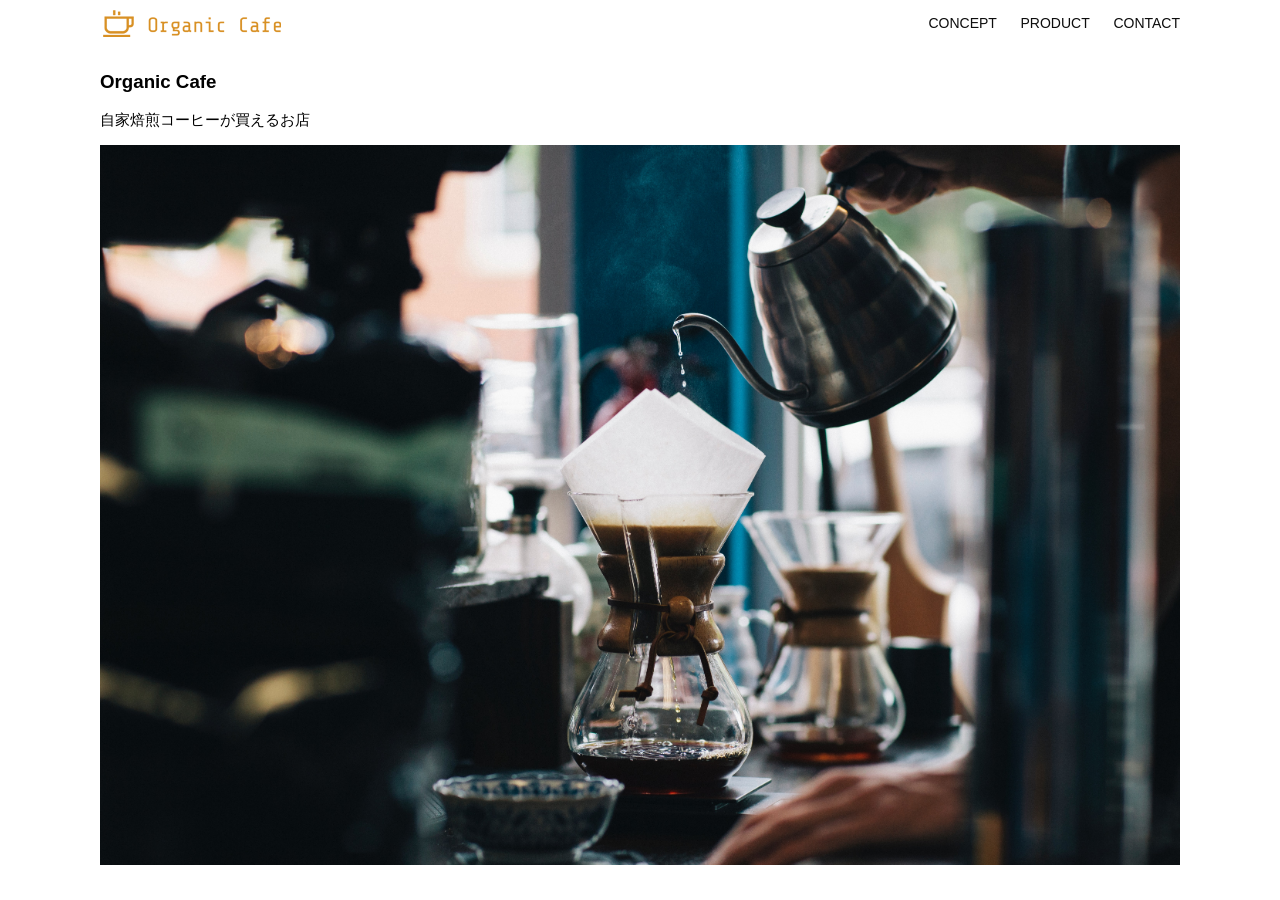
<file: kadai_013/index.html>
<!DOCTYPE html>
<html>
  <head>
    <title>Organic Cafe</title>
    <meta charset="UTF-8" />
    <meta name="description" content="自家焙煎のコーヒーがお家で楽しめるOrganic Cafe"/>
    <meta name="viewport" content="width=device-width, initial-scale=1.0" />
    <link rel="stylesheet" href="style.css" />
  </head>
  <body>
    <!-- ヘッダー -->
    <header>
      <!-- ロゴ -->
      <a href="index.html" id="logo"><img src="images/logo.png" alt="トップページに戻る"/></a>

      <!-- PC用ナビゲーション -->
      <nav id="nav-pc">
        <a href="index.html#concept">CONCEPT</a>
        <a href="index.html#product">PRODUCT</a>
        <a href="index.html#contact">CONTACT</a>
      </nav>
      <!-- スマホ用メニューボタン -->
      <img
        id="menu-sp"
        src="images/button-menu.png"
        alt="ナビゲーションを開く"
        onclick="document.getElementById('nav-sp').style.display = 'block'"
      />
    </header>
    <!-- スマホ用ナビゲーション -->
    <nav id="nav-sp">
      <ul>
        <li>
          <img
            id="close"
            src="images/button-close.png"
            alt="ナビゲーションを閉じる"
            onclick="document.getElementById('nav-sp').style.display = 'none'"
          />
        </li>
        <li>
          <a
            id="logo-sp"
            href="index.html"
            onclick="document.getElementById('nav-sp').style.display = 'none'"
          >
            <img src="images/logo-sp.png" alt="トップページに戻る"/>
          </a>
        </li>
        <li>
          <a
            class="menu"
            href="index.html#concept"
            onclick="document.getElementById('nav-sp').style.display = 'none'"
          >CONCEPT</a>
        </li>
        <li>
          <a
            class="menu"
            href="index.html#product"
            onclick="document.getElementById('nav-sp').style.display = 'none'"
          >PRODUCT</a>
        </li>
        <li>
          <a
            class="menu"
            href="index.html#contact"
            onclick="document.getElementById('nav-sp').style.display = 'none'"
          >CONTACT</a>
        </li>
      </ul>
    </nav>
    <main>
      <article>
        <!-- メインビジュアル -->
        <section id="main-visual">
          <div id="main-message">
            <h1>Organic Cafe</h1>
            <p>自家焙煎コーヒーが買えるお店</p>
          </div>
          <img src="images/main-image.jpg" alt="コーヒーをハンドドリップで淹れる画像"/>
        </section>
      </article>
    </main>
  </body>
</html>
</file>
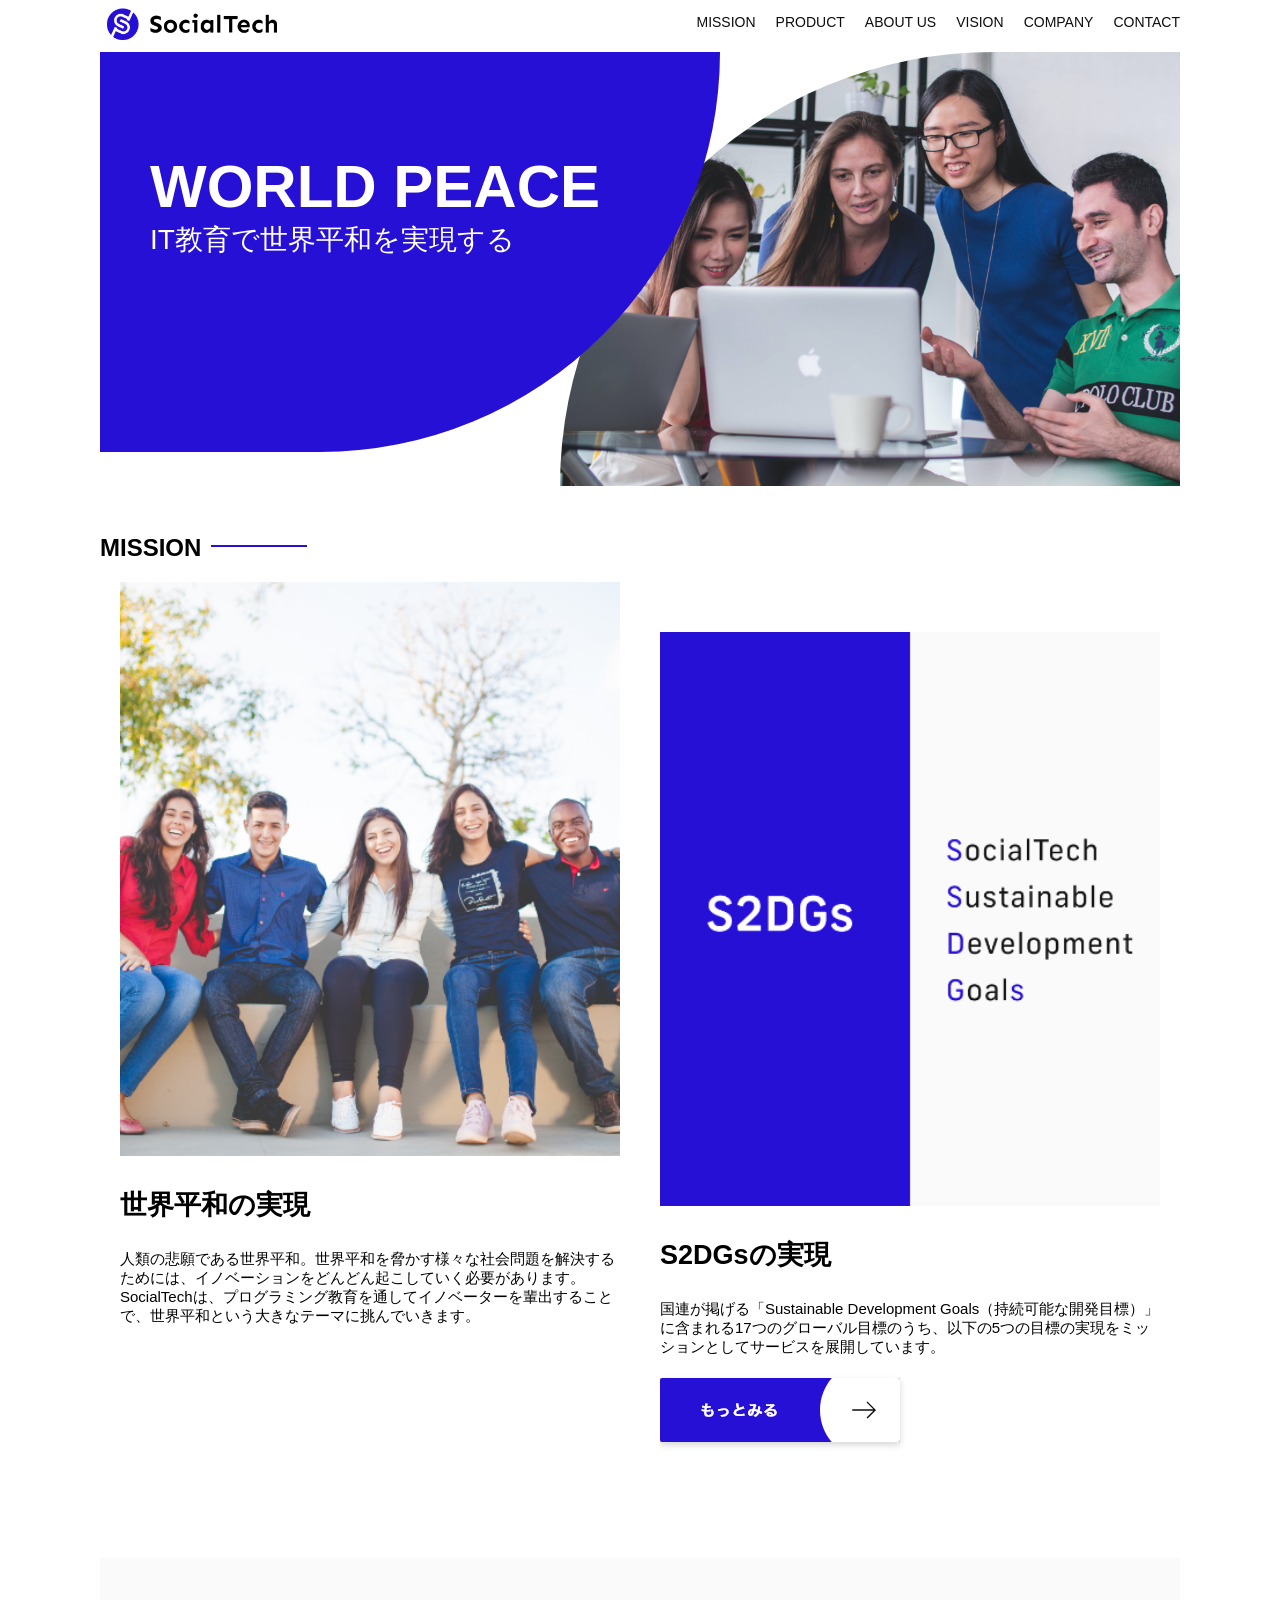
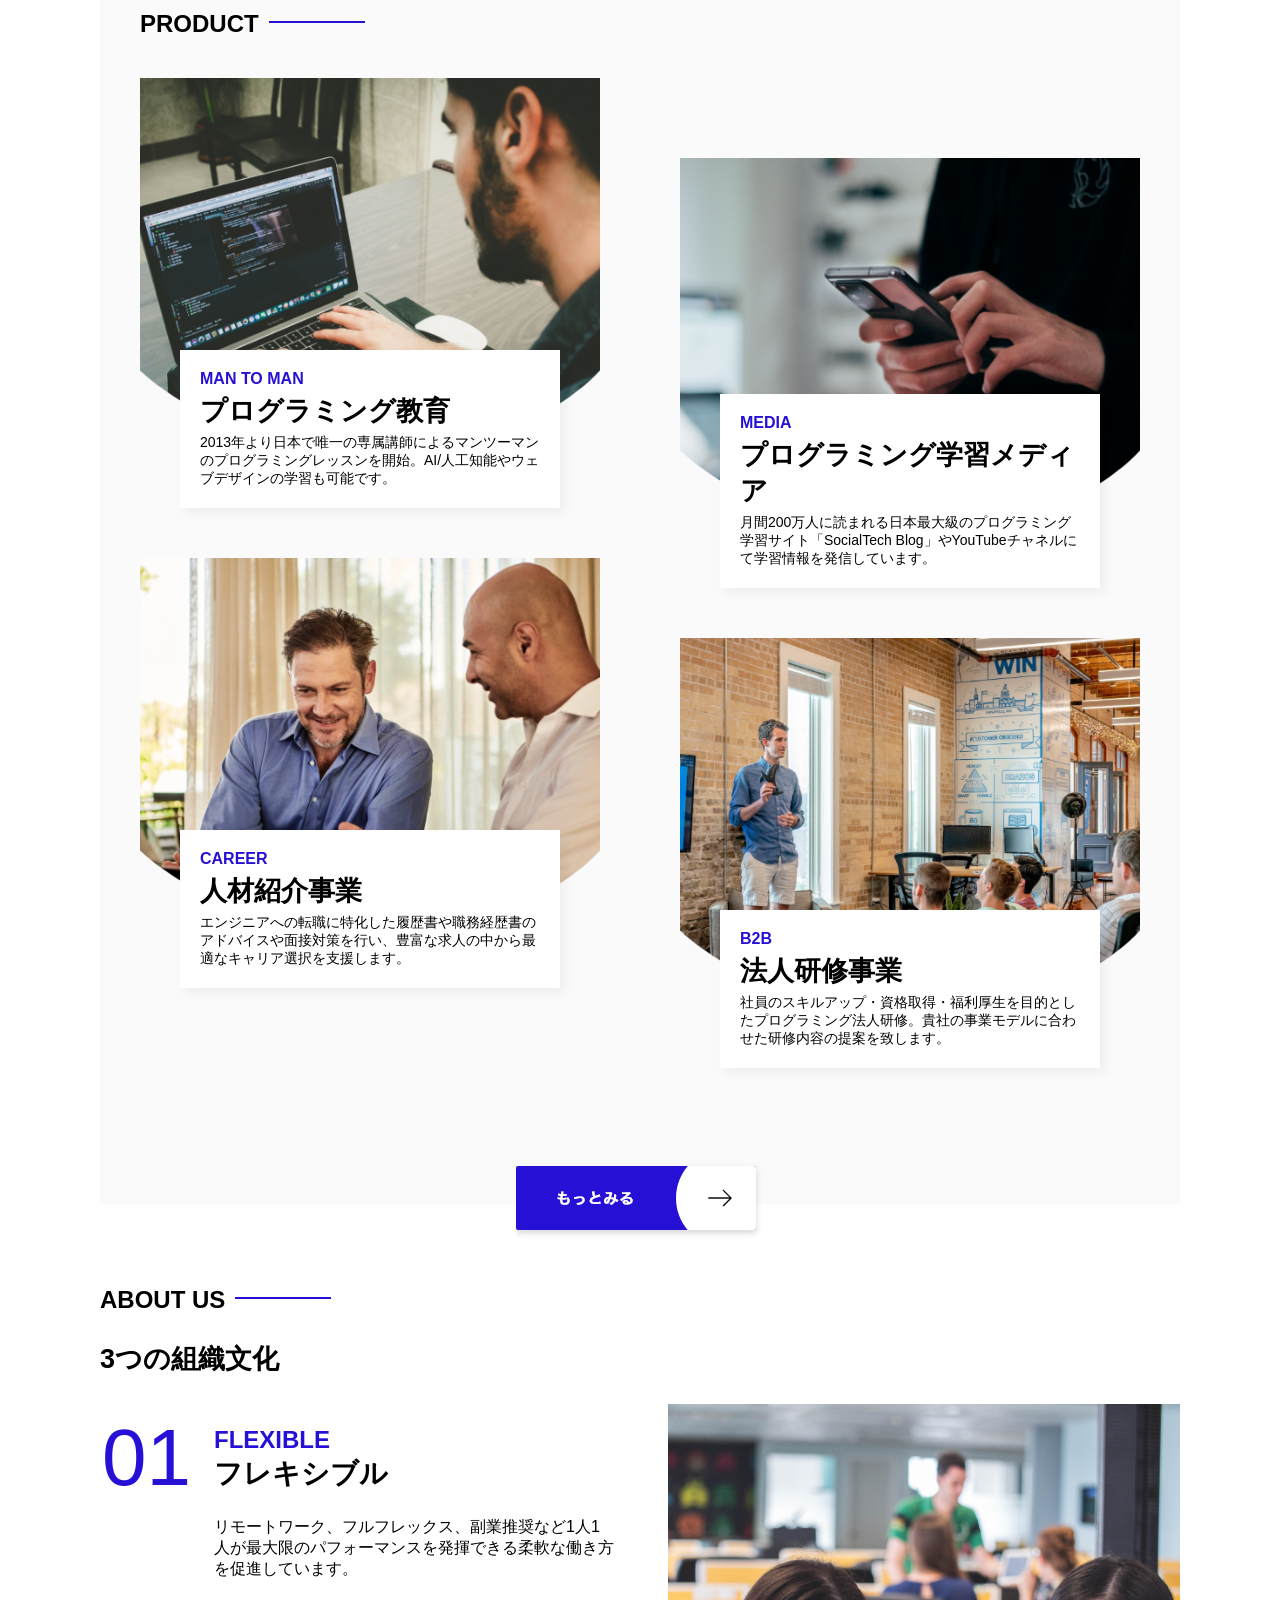
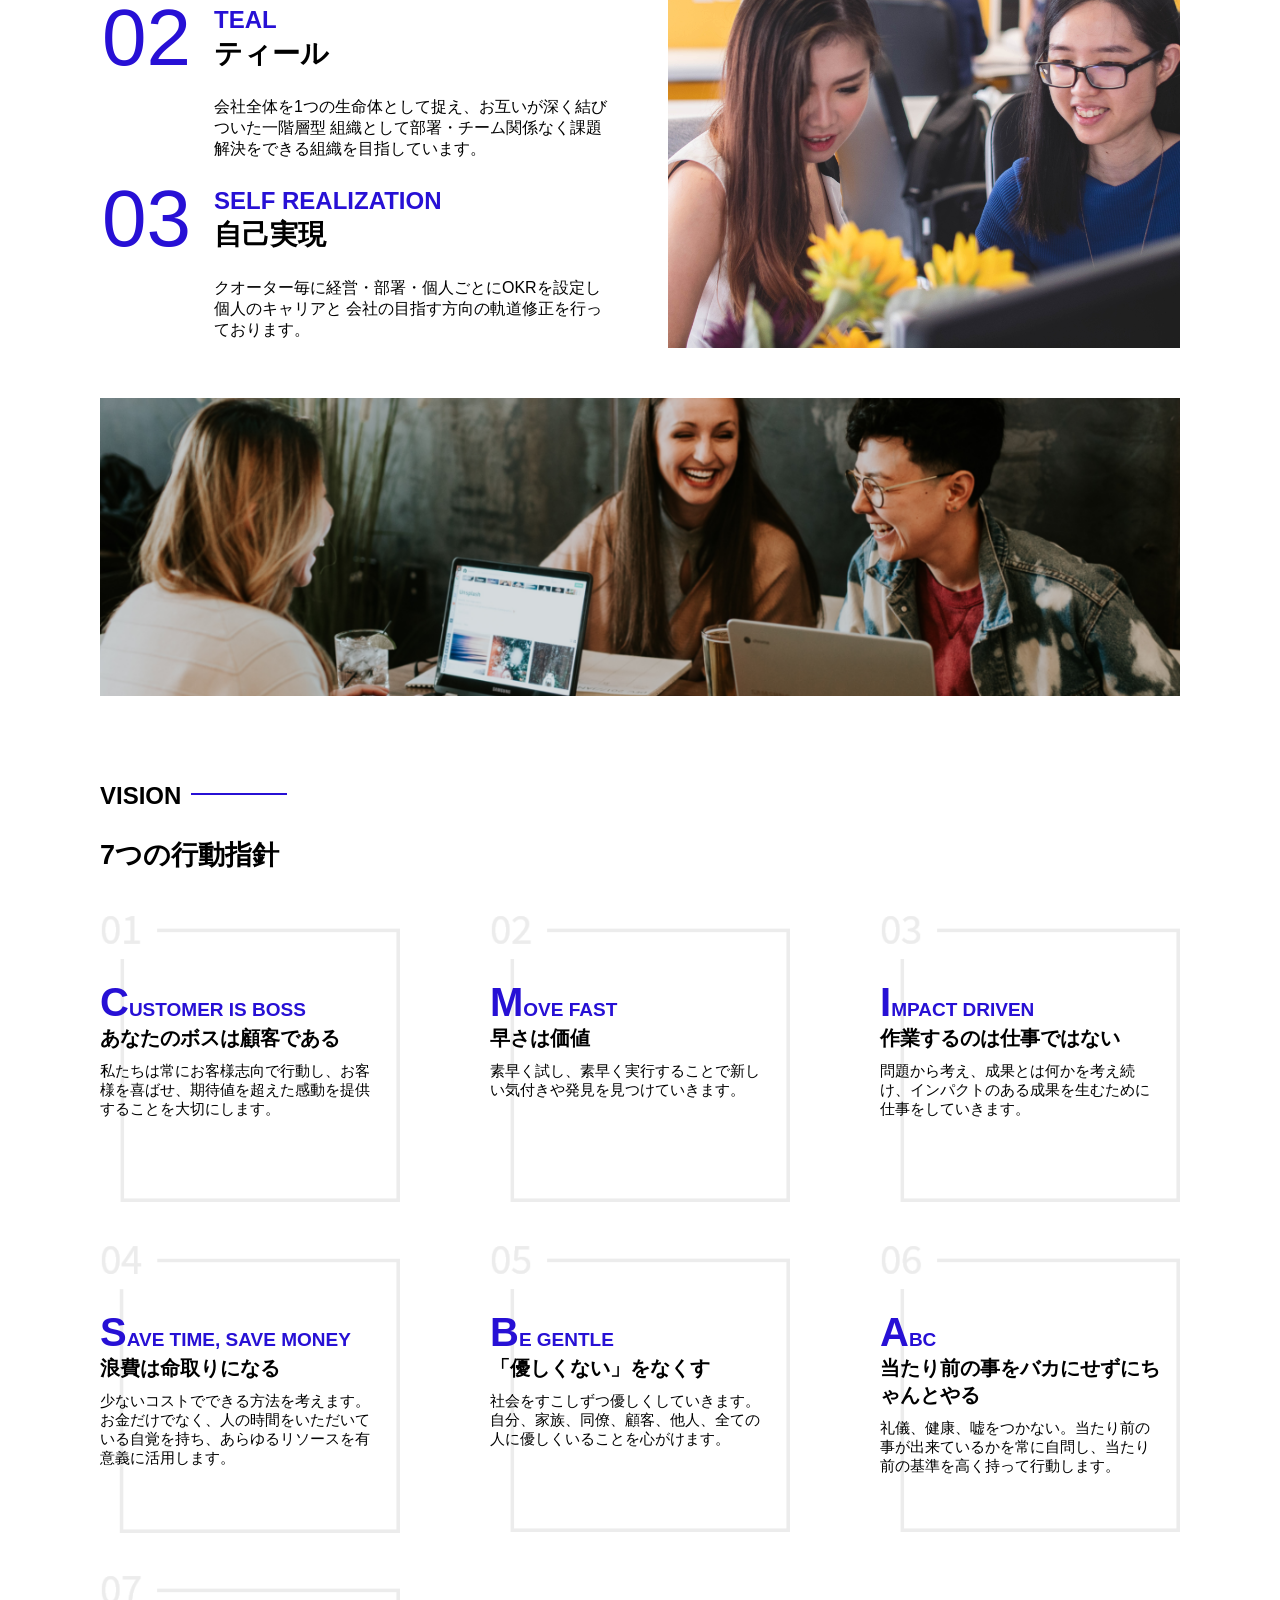
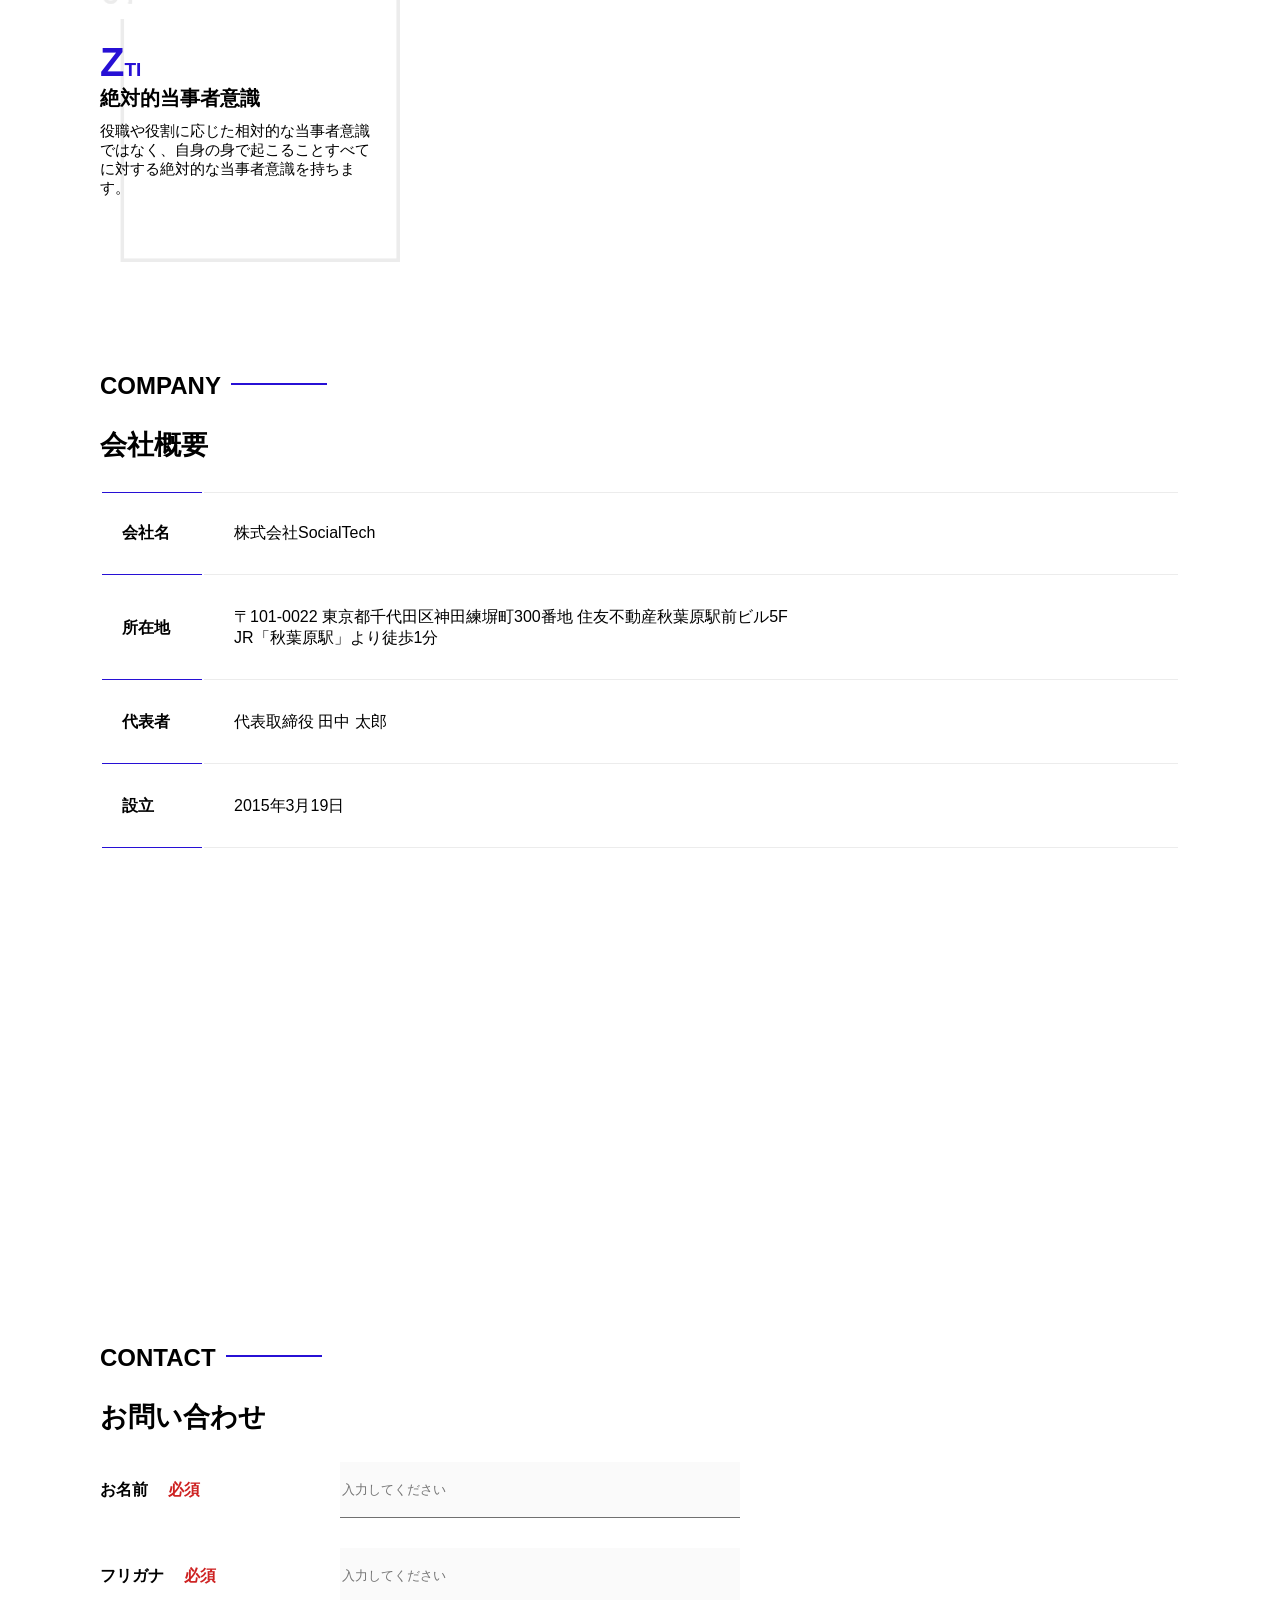
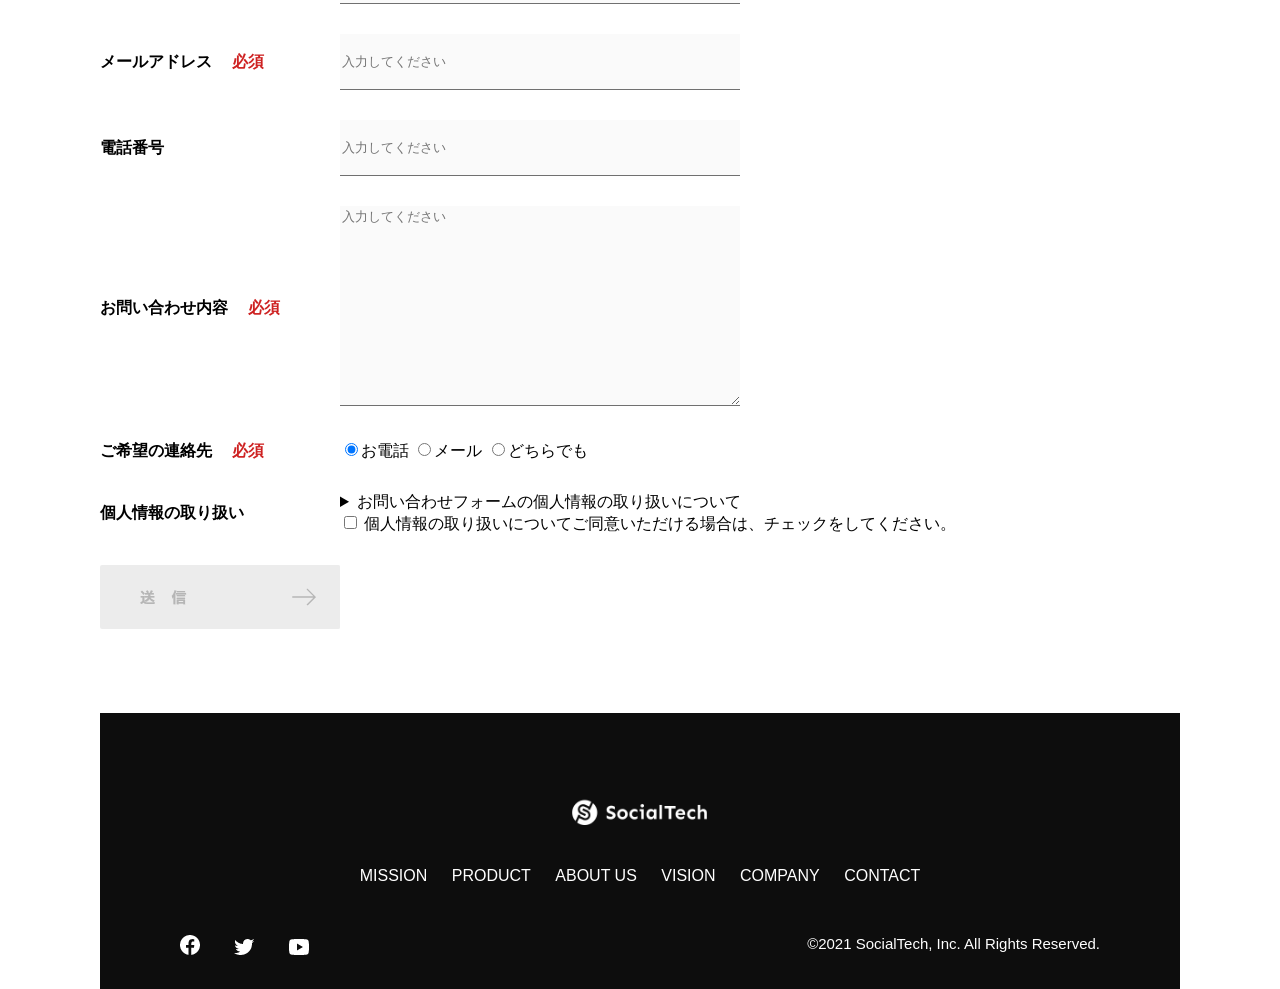
<file: kadai_tutorial_output/index.html>
<!DOCTYPE html>
<html>
  <head>
<title>SocialTech</title>
<meta charset="UTF-8">
<meta name="description" content="SocialTechはEdTech業界のリーディングカンパニーを目指します。">
<meta name="viewport" content="width=device-width, initial-scale=1.0">
<link rel="stylesheet" href="style.css">
</head>
<body>
   <!-- ヘッダー -->
  <header>
    <!-- ロゴ -->
    <a href="index.html" id="logo">
      <img src="images/logo.png" alt="トップページに戻る">
    </a>
     <!-- PC用ナビゲーション -->
    <nav id="nav-pc">
       <ul>
        <li><a href="mission.html">MISSION</a></li>
        <li><a href="product.html">PRODUCT</a></li>
        <li><a href="index.html#aboutus">ABOUT US</a></li>
        <li><a href="index.html#vision">VISION</a></li>
        <li><a href="index.html#company">COMPANY</a></li>
        <li><a href="index.html#contact">CONTACT</a></li>
       </ul>
   </nav>
   <!-- スマホ用メニューボタン -->
       <button id="menu-sp" onclick="document.getElementById('nav-sp').style.display = 'block'">
         <img src="images/button-menu.png" alt="ナビゲーションを開く">
       </button>
       <div id="nav-sp">
         <button id="close" onclick="document.getElementById('nav-sp').style.display = 'none'">
           <img src="images/button-close.png" alt="ナビゲーションを閉じる">
         </button>
         <nav>
            <ul>
              <li>
                <a id="logo-sp" href="index.html"onclick ="document.getElementById('nav-sp').style.display = 'none'"><img src="images/logo-sp.png" alt="トップページに戻る"></a>
              </li>
              <li><a class="menu" href="mission.html" onclick="document.getElementById('nav-sp').style.display = 'none'">MISSION</a></li>
             <li><a class="menu" href="product.html" onclick="document.getElementById('nav-sp').style.display = 'none'">PRODUCT</a></li>
             <li><a class="menu" href="index.html#aboutus" onclick="document.getElementById('nav-sp').style.display = 'none'">ABOUT US</a></li>
             <li><a class="menu" href="index.html#vision" onclick="document.getElementById('nav-sp').style.display = 'none'">VISION</a></li>
             <li><a class="menu" href="index.html#company" onclick="document.getElementById('nav-sp').style.display = 'none'">COMPANY</a></li>
             <li><a class="menu" href="index.html#contact" onclick="document.getElementById('nav-sp').style.display = 'none'">CONTACT</a></li>
            </ul>
         </nav>
         <div id="sns">
        <a href="https://www.facebook.com/sejuku2013">
          <img src="images/button-facebook.png" alt="Facebookのリンク">
        </a>
        <a href="https://www.twitter.com/sejuku2013">
          <img src="images/button-twitter.png" alt="Twitterのリンク">
        </a>
        <a href="https://www.youtube.com/channel/UCCFOQO5aDK0xXam4cUQXT8g">
          <img src="images/button-youtube.png" alt="YouTubeのリンク">
        </a>
        </div>
       </div>
  </header>
    <main>
    <article>
      <!-- メインビジュアル -->
      <section id="main-visual">
         <div id="main-message">
            <h1>WORLD PEACE</h1>
            <p>IT教育で世界平和を実現する</p>
        </div>
        <img src="images/index/index-main.png" alt="PCの周りに集まる多国籍の仲間たち">
      </section>
       <!--ミッション-->
      <section id="mission">
        <h2 class="index-h2">MISSION</h2>
        <div id="mission-flex">
          <div>
            <img id="mission-photo" src="images/index/index-mission.png" alt="屋外のベンチで写真を撮影する多国籍の仲間たち">
            <h3>世界平和の実現</h3>
            <p>
              人類の悲願である世界平和。世界平和を脅かす様々な社会問題を解決するためには、イノベーションをどんどん起こしていく必要があります。SocialTechは、プログラミング教育を通してイノベーターを輩出することで、世界平和という大きなテーマに挑んでいきます。
            </p>
          </div>
          <div>
            <img id="s2dgs" src="images/index/s2dgs.png" alt="S2DGs">
            <h3>S2DGsの実現</h3>
            <p>国連が掲げる「Sustainable Development Goals（持続可能な開発目標）」に含まれる17つのグローバル目標のうち、以下の5つの目標の実現をミッションとしてサービスを展開しています。</p>
            <a href="mission.html">
              <img src="images/button-more.png" alt="もっとみる">
            </a>
          </div>
        </div>
      </section>
      <!-- プロダクト -->
      <section id="product">
       <h2 class="index-h2">PRODUCT</h2>
        <div class="product-flex">
         <div id="product-left">
          <div>
               <img class="product-photo" src="images/index/index-mantoman.png" alt="PCでコードを書く男性">
               <div class="product-explain">
                 <span>MAN TO MAN</span>
                 <h3>プログラミング教育</h3>
                 <p>2013年より日本で唯一の専属講師によるマンツーマンのプログラミングレッスンを開始。AI/人工知能やウェブデザインの学習も可能です。</p>
               </div>
             </div>
             <div>
               <img class="product-photo" src="images/index/index-career.png" alt="笑顔で話し合う2人の男性">
               <div class="product-explain">
                 <span>CAREER</span>
                 <h3>人材紹介事業</h3>
                 <p>エンジニアへの転職に特化した履歴書や職務経歴書のアドバイスや面接対策を行い、豊富な求人の中から最適なキャリア選択を支援します。</p>
               </div>
             </div>
         </div>
         <div id="product-right">
          <div>
              <img class="product-photo" src="images/index/index-media.png" alt="スマートフォンを操作する人">
              <div class="product-explain">
                <span>MEDIA</span>
                <h3>プログラミング学習メディア</h3>
                <p>月間200万人に読まれる日本最大級のプログラミング学習サイト「SocialTech Blog」やYouTubeチャネルにて学習情報を発信しています。</p>
              </div>
            </div>
            <div>
              <img class="product-photo" src="images/index/index-b2b.png" alt="講演中の男性とそれを聴く人々">
              <div class="product-explain">
                <span>B2B</span>
                <h3>法人研修事業</h3>
                <p>社員のスキルアップ・資格取得・福利厚生を目的としたプログラミング法人研修。貴社の事業モデルに合わせた研修内容の提案を致します。</p>
              </div>
            </div>
          </div>
        </div>
        <div id="product-more">
          <a href="product.html">
            <img src="images/button-more.png" alt="もっとみる">
          </a>
         </div>
      </section>
      <!-- ABOUT US -->
      <section id="aboutus">
        <h2 class="index-h2">ABOUT US</h2>
        <h3>3つの組織文化</h3>
        <div>
          <table class="culture-table">
            <tr>
              <td class="culture-num">01</td>
              <th><span class="culture-en">FLEXIBLE</span><br>フレキシブル</th>
            </tr>
            <tr>
              <td>
                <!--空のセル-->
              </td>
              <td class="culture-description">リモートワーク、フルフレックス、副業推奨など1人1人が最大限のパフォーマンスを発揮できる柔軟な働き方を促進しています。</td>
            </tr>
            <tr>
              <td class="culture-num">02</td>
              <th><span class="culture-en">TEAL</span><br>ティール</th>
            </tr>
            <tr>
              <td>
                <!--空のセル-->
              </td>
              <td class="culture-description">会社全体を1つの生命体として捉え、お互いが深く結びついた一階層型 組織として部署・チーム関係なく課題解決をできる組織を目指しています。</td>
            </tr>
            <tr>
              <td class="culture-num">03</td>
              <th><span class="culture-en">SELF REALIZATION</span><br>自己実現</th>
            </tr>
            <tr>
              <td>
                <!--空のセル-->
              </td>
              <td class="culture-description">クオーター毎に経営・部署・個人ごとにOKRを設定し個人のキャリアと 会社の目指す方向の軌道修正を行っております。</td>
            </tr>
          </table>
          <img class="culture-img" src="images/index/index-aboutus1.png" alt="笑顔で話し合う2人の女性">
        </div>
        <img class="culture-img2" src="images/index/index-aboutus2.png" alt="笑顔で話し合う3人の男女">
      </section>
      <!-- VISION -->
      <section id="vision">
        <h2 class="index-h2">VISION</h2>
        <h3>7つの行動指針</h3>
        <div>
          <div class="vision-box">
               <img src="images/index/vision-01.png" alt="01">
               <div>
                 <h4>CUSTOMER IS BOSS</h4>
                 <h5>あなたのボスは顧客である</h5>
                 <p>私たちは常にお客様志向で行動し、お客様を喜ばせ、期待値を超えた感動を提供することを大切にします。</p>
               </div>
             </div>
             <div class="vision-box">
               <img src="images/index/vision-02.png" alt="02">
               <div>
                 <h4>MOVE FAST</h4>
                 <h5>早さは価値</h5>
                 <p>素早く試し、素早く実行することで新しい気付きや発見を見つけていきます。</p>
               </div>
             </div>
             <div class="vision-box">
               <img src="images/index/vision-03.png" alt="03">
               <div>
                 <h4>IMPACT DRIVEN</h4>
                 <h5>作業するのは仕事ではない</h5>
                 <p>問題から考え、成果とは何かを考え続け、インパクトのある成果を生むために仕事をしていきます。</p>
               </div>
             </div>
             <div class="vision-box">
               <img src="images/index/vision-04.png" alt="04">
               <div>
                 <h4>SAVE TIME, SAVE MONEY</h4>
                 <h5>浪費は命取りになる</h5>
                 <p>少ないコストでできる方法を考えます。お金だけでなく、人の時間をいただいている自覚を持ち、あらゆるリソースを有意義に活用します。</p>
               </div>
             </div>
             <div class="vision-box">
               <img src="images/index/vision-05.png" alt="05">
               <div>
                 <h4>BE GENTLE</h4>
                 <h5>「優しくない」をなくす</h5>
                 <p>社会をすこしずつ優しくしていきます。自分、家族、同僚、顧客、他人、全ての人に優しくいることを心がけます。</p>
               </div>
             </div>
             <div class="vision-box">
               <img src="images/index/vision-06.png" alt="06">
               <div>
                 <h4>ABC</h4>
                 <h5>当たり前の事をバカにせずにちゃんとやる</h5>
                 <p>礼儀、健康、嘘をつかない。当たり前の事が出来ているかを常に自問し、当たり前の基準を高く持って行動します。</p>
               </div>
             </div>
             <div class="vision-box">
               <img src="images/index/vision-07.png" alt="07">
               <div>
                 <h4>ZTI</h4>
                 <h5>絶対的当事者意識</h5>
                 <p>役職や役割に応じた相対的な当事者意識ではなく、自身の身で起こることすべてに対する絶対的な当事者意識を持ちます。</p>
               </div>
             </div>
        </div>
      </section>
      <!-- COMPANY -->
      <section id="company">
        <h2 class="index-h2">COMPANY</h2>
        <h3>会社概要</h3>
        <table id="company-table">
             <tr>
               <th class="tableheader tableheader-first">会社名</th>
               <td class="cell cell-first">株式会社SocialTech</td>
             </tr>
             <tr>
               <th class="tableheader">所在地</th>
               <td class="cell">〒101-0022 東京都千代田区神田練塀町300番地 住友不動産秋葉原駅前ビル5F<br>JR「秋葉原駅」より徒歩1分</td>
             </tr>
             <tr>
               <th class="tableheader">代表者</th>
               <td class="cell">代表取締役 田中 太郎</td>
             </tr>
             <tr>
               <th class="tableheader">設立</th>
               <td class="cell">2015年3月19日</td>
             </tr>
           </table>
           <iframe  
           src="https://www.google.com/maps/embed?pb=!1m18!1m12!1m3!1d3240.0688551336807!2d139.7720776771055!3d35.69992317258124!2m3!1f0!2f0!3f0!3m2!1i1024!2i768!4f13.1!3m3!1m2!1s0x60188fee13660e23%3A0x77137876edf742ac!2z5L2P5Y-L5LiN5YuV55Sj56eL6JGJ5Y6f6aeF5YmN44OT44Or!5e0!3m2!1sja!2sjp!4v1704858013291!5m2!1sja!2sjp" 
 style="border: 0" allowfullscreen="" loading="lazy">
 </iframe>
      </section>
      <!-- お問い合わせフォーム -->
      <section id="contact">
        <h2 class="index-h2">CONTACT</h2>
        <h3>お問い合わせ</h3>
        <form>
          <div>
            <div class="contact-heading">
              <label class="contact-label">お名前<span class="contact-span">必須</span></label>
            </div>
            <div>
              <input type="text" name="name" placeholder="入力してください" class="contact-textbox">
            </div>
          </div>
          <div>
            <div class="contact-heading">
              <label class="contact-label">フリガナ<span class="contact-span">必須</span></label>
            </div>
            <div>
              <input type="text" name="hurigana" placeholder="入力してください" class="contact-textbox">
            </div>
          </div>
          <div>
            <div class="contact-heading">
              <label class="contact-label">メールアドレス<span class="contact-span">必須</span></label>
            </div>
            <div>
              <input type="text" name="email" placeholder="入力してください" class="contact-textbox">
            </div>
          </div>
          <div>
            <div class="contact-heading">
              <label class="contact-label">電話番号</label>
            </div>
            <div>
              <input type="text" name="tel" placeholder="入力してください" class="contact-textbox">
            </div>
          </div>
          <div>
            <div class="contact-heading">
              <label class="contact-label">お問い合わせ内容<span class="contact-span">必須</span></label>
            </div>
            <div>
              <textarea class="contact-textarea" placeholder="入力してください" name="message"></textarea>
            </div>
          </div>
          <div>
            <div class="contact-heading">
              <label class="contact-label">ご希望の連絡先<span class="contact-span">必須</span></label>
            </div>
            <div>
              <input class="radiobutton" type="radio" value="tel" name="contact" checked><label>お電話</label>
              <input class="radiobutton" type="radio" value="mail" name="contact"><label>メール</label>
              <input class="radiobutton" type="radio" value="both" name="contact"><label>どちらでも</label>
            </div>
          </div>
          <div>
               <div class="contact-heading">
                 <label class="contact-label">個人情報の取り扱い</label>
               </div>
               <div>
                 <details>
                   <summary>お問い合わせフォームの個人情報の取り扱いについて</summary>
                   <div>
                     <dl>
                       <dt>１．組織の名称又は氏名</dt>
                       <dd>株式会社SocialTech</dd>
                       <dt>２．個人情報保護管理者（若しくはその代理人）の氏名又は職名、所属及び連絡先</dt>
                       <dd>
                         <p>鈴木 一郎 コーポレート部</p>
                         <p>メールアドレス：samurai@example.com</p>
                         <p>TEL：03-1234-5678</p>
                       </dd>
                       <dt>３．個人情報の利用目的</dt>
                       <dd>
                         <ul>
                           <li>本サービス及び本サービスに関連する情報の提供又はそれらに関する連絡のため</li>
                           <li>ユーザーの本人確認のため</li>
                           <li>当社サービスのご案内のため</li>
                           <li>当社の商品等の広告または宣伝（電子メールによるものを含むものとします。）</li>
                         </ul>
                       </dd>
                       <dt>４．個人情報の取り扱い業務の委託</dt>
                       <dd>個人情報の取扱業務の全部または一部を外部に業務委託する場合があります。その際、弊社は、個人情報を適切に保護できる管理体制を敷き実行していることを条件として委託先を厳選したうえで、機密保持契約を委託先と締結し、お客様の個人情報を厳密に管理させます。</dd>
                       <dt>５．個人情報の開示等の請求</dt>
                       <dd>
                         お客様は、弊社に対してご自身の個人情報の開示等（利用目的の通知、開示、内容の訂正・追加・削除、利用の停止または消去、第三者への提供の停止）に関して、当社問合わせ窓口に申し出ることができます。<br>
                         その際、弊社はお客様ご本人を確認させていただいたうえで、合理的な期間内に対応いたします。<br>
                         なお、個人情報に関する弊社問合わせ先は、次の通りです。
                       </dd>
                       <dd>
                         <p>株式会社SocialTech　個人情報問合せ窓口</p>
                         <p>〒150-0043　東京都千代田区神田練塀町300番地 住友不動産秋葉原駅前ビル5F</p>
                         <p>メールアドレス：samurai@example.com　TEL：03-1234-5678</p>
                       </dd>
 
                       <dt>６．個人情報を提供されることの任意性について</dt>
                       <dd>お客様がご自身の個人情報を弊社に提供されるか否かは、お客様のご判断によりますが、もしご提供されない場合には、適切なサービスが提供できない場合がありますので予めご了承ください。</dd>
                     </dl>
                   </div>
                 </details>
                 <input type="checkbox" name="agree">
                 <span>個人情報の取り扱いについてご同意いただける場合は、チェックをしてください。</span>
               </div>
             </div>
             <input type="image" src="images/button-submit.png" alt="送信する">
        </form>
      </section>
    </article>
  </main>
   <footer>
      <div id="footer-logo">
        <img src="images/logo-sp.png" alt="SocialTech">
      </div>
      <div id="footer-link">
        <a href="mission.html">MISSION</a>
        <a href="product.html">PRODUCT</a>
        <a href="index.html#aboutus">ABOUT US</a>
        <a href="index.html#vision">VISION</a>
        <a href="index.html#company">COMPANY</a>
        <a href="index.html#contact">CONTACT</a>
      </div>
       <div id="sns-footer">
         <div class="sns-btns">
           <a href="https://www.facebook.com/sejuku2013"><img src="images/button-facebook.png" alt="Facebookのリンク"></a>
           <a href="https://twitter.com/samuraijuku"><img src="images/button-twitter.png" alt="Twitterのリンク"></a>
           <a href="https://www.youtube.com/channel/UCCFOQO5aDK0xXam4cUQXT8g"><img src="images/button-youtube.png" alt="YouTubeのリンク"></a>
         </div>
         <p id="copyright">&copy;2021 SocialTech, Inc. All Rights Reserved.</p>
       </div>
    </footer>

</body>

</html>
</file>
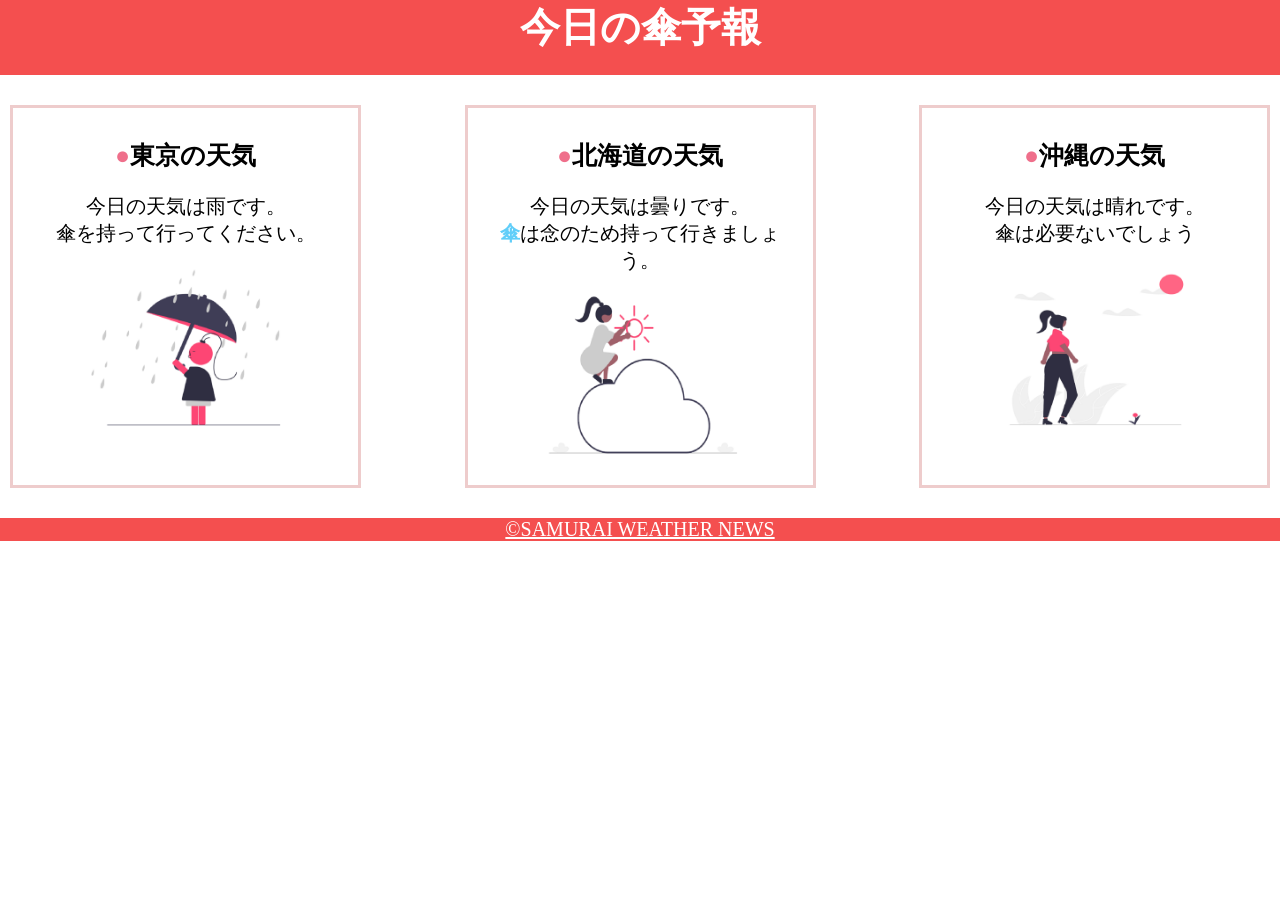
<file: kadai022/kadai_022.html>
<!DOCTYPE html>
<html>
    <head>
        <meta charset="UTF-8">
        <meta name="viewport" content="width=device-width, initial-scale=1.0">
        <link rel="stylesheet" href="style.css">
        <meta name="description" content="このページは22章の課題です。">
        <title>22章課題</title>
    </head>
    <body>
       
        <header>
            <h1>今日の傘予報</h1>
        </header>  
 
        <main>

            <div id="parent">
                <div class="contents">
                    <h2>東京の天気</h2>
                    <p>今日の天気は雨です。</p>
                    <p>傘を持って行ってください。</p>
                    <img src="images/rainy.png" alt="雨">
                </div>
 
                <div class="contents">
                    <h2>北海道の天気</h2>
                    <p>今日の天気は曇りです。</p>
                    <p>傘は念のため持って行きましょう。</p>
                    <img src="images/cloudy.png" alt="曇り">
                </div>
 
                <div class="contents">
                    <h2>沖縄の天気</h2>
                    <p>今日の天気は晴れです。</p>
                    <p>傘は必要ないでしょう</p>
                    <img src="images/sunny.png" alt="晴れ">
                </div>

            </div>    
 
        </main>
 
        <footer>
            <a href="https://www.sejuku.net/corp/">&copy;SAMURAI WEATHER NEWS</a>
         </footer>
 
    </body>
</html>
</file>
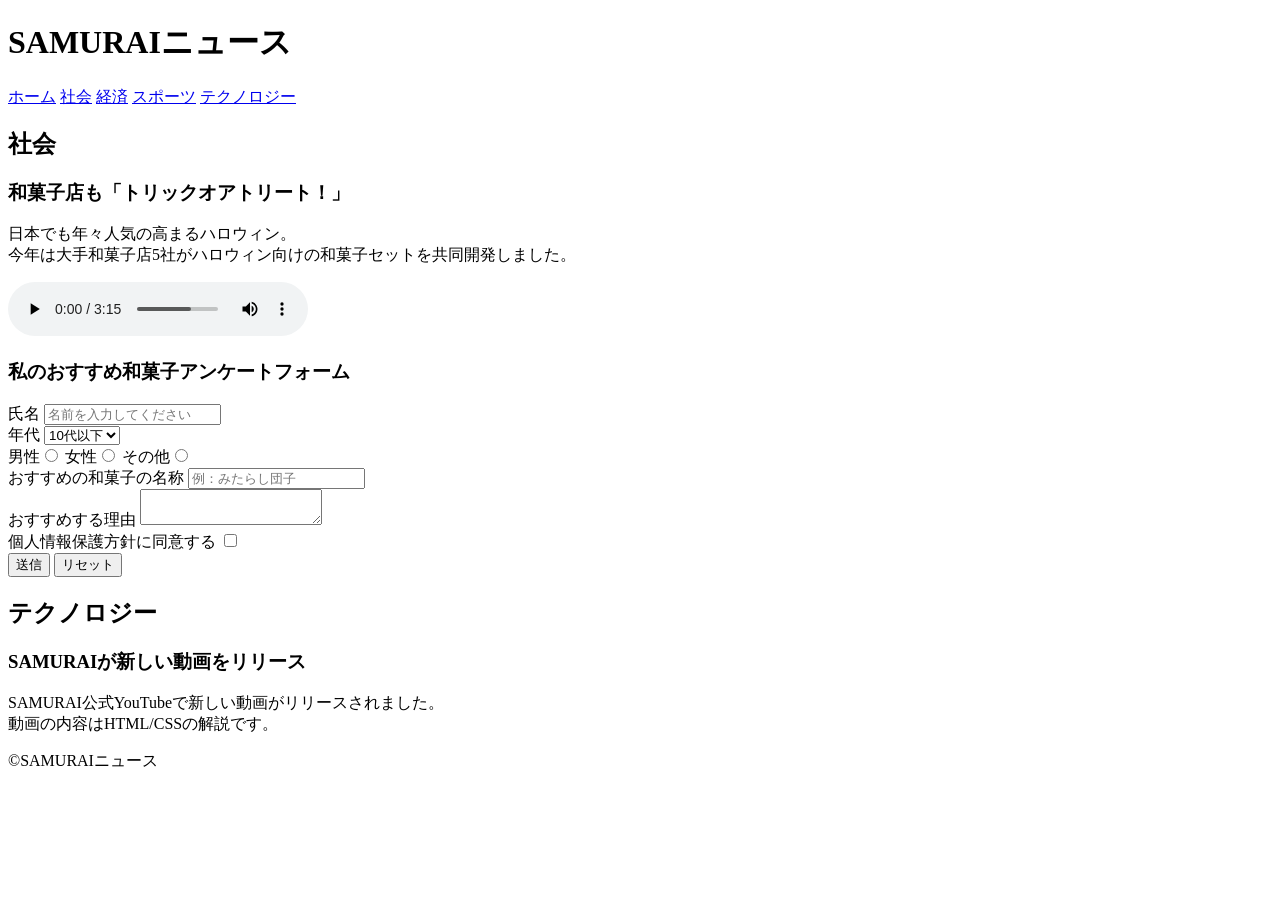
<file: kadai_008/kadai008.html>
<!DOCTYPE html>
<html>
<head>
  <title>8章課題</title>
  <meta name="description" content="このページは8章の課題です。">
  <meta charset="UTF-8">
</head>
<body>
  <header>
    <h1>SAMURAIニュース</h1>
   <nav>
    <a href="layout.html">ホーム</a>
    <a href="https://www.sejuku.net/">社会</a>
<a href="https://www.sejuku.net/">経済</a>
<a href="https://www.sejuku.net/">スポーツ</a>
<a href="https://www.sejuku.net/">テクノロジー</a>
   </nav>
  </header>
  <main>
    <article>
      <h2>社会</h2>
      <section>
        <h3>和菓子店も「トリックオアトリート！」</h3>
        <p>日本でも年々人気の高まるハロウィン。<br>今年は大手和菓子店5社がハロウィン向けの和菓子セットを共同開発しました。</p>
        <audio src="ichi.mp3" controls></audio>
       </section>
      <section>
        <h3>私のおすすめ和菓子アンケートフォーム</h3>
        <form>
          <label>氏名</label>
          <input type="text" placeholder="名前を入力してください">
          <br>
          <label>年代</label>
          <select>
            <option>10代以下</option>
            <option>20代</option>
            <option>30代</option>
            <option>40代以上</option>
          </select>
          <br>
          <label>男性</label><input type="radio" name="gender"> 
          <label>女性</label><input type="radio" name="gender"> 
          <label>その他</label><input type="radio" name="gender"> 
         <br>
          <label>おすすめの和菓子の名称</label>
          <input type="text" placeholder="例：みたらし団子">
          <br>
          <label>おすすめする理由</label>
          <textarea></textarea>
          <br>
          <label>個人情報保護方針に同意する</label>
            <input type="checkbox">
            <br>
            <input type="submit" value="送信">
            <input type="reset" value="リセット">
       </form>
      </section>
    </article>
    <article>
      <h2>テクノロジー</h2>
      <section>
       <h3>SAMURAIが新しい動画をリリース</h3>
       <p>SAMURAI公式YouTubeで新しい動画がリリースされました。<br>動画の内容はHTML/CSSの解説です。
      </p>

      </section>
    </article>
  </main>
  <footer>
    <p>&copy;SAMURAIニュース</p>
  </footer>
</body>
</html>
</file>
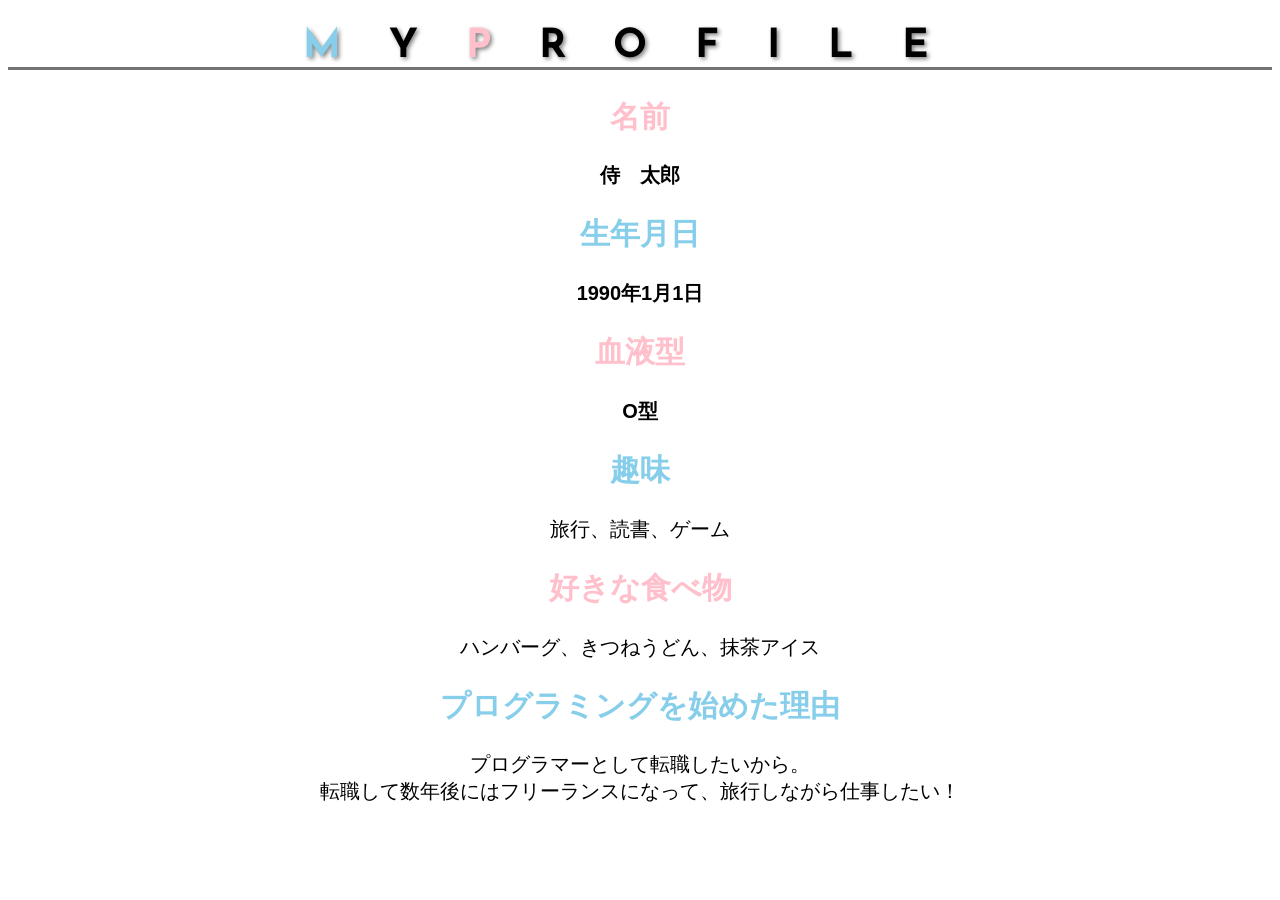
<file: kadai_015/kadai_015.html>
<!DOCTYPE html>
<html>
<head>
  <title>15章課題</title>
  <meta charset="UTF-8">
  <meta name="description" content="このページは15章の課題です。">
  <link rel="stylesheet" href="style.css">
  <link rel="preconnect" href="https://fonts.googleapis.com">
  <link rel="preconnect" href="https://fonts.gstatic.com" crossorigin>
  <link href="https://fonts.googleapis.com/css2?family=Josefin+Sans&display=swap" rel="stylesheet">
</head>
<body>
  <h1><span class="blue">M</span>Y<span class="pink">P</span>ROFILE</h1>
  <div id="basic">
    <h2 id="basic" class="pink">名前</h2>
    <p>侍　太郎</p>
    <h2 id="basic"class="blue">生年月日</h2>
    <p>1990年1月1日</p>
    <h2 id="basic"class="pink">血液型</h2>
    <p>O型</p>
  </div>
  <h2 class="blue">趣味</h2>
  <p>旅行、読書、ゲーム</p>
  <h2 class="pink">好きな食べ物</h2>
  <p>ハンバーグ、きつねうどん、抹茶アイス</p>
  <h2 class="blue">プログラミングを始めた理由</h2>
  <p>プログラマーとして転職したいから。<br>転職して数年後にはフリーランスになって、旅行しながら仕事したい！</p>
</body>
</html>
</file>
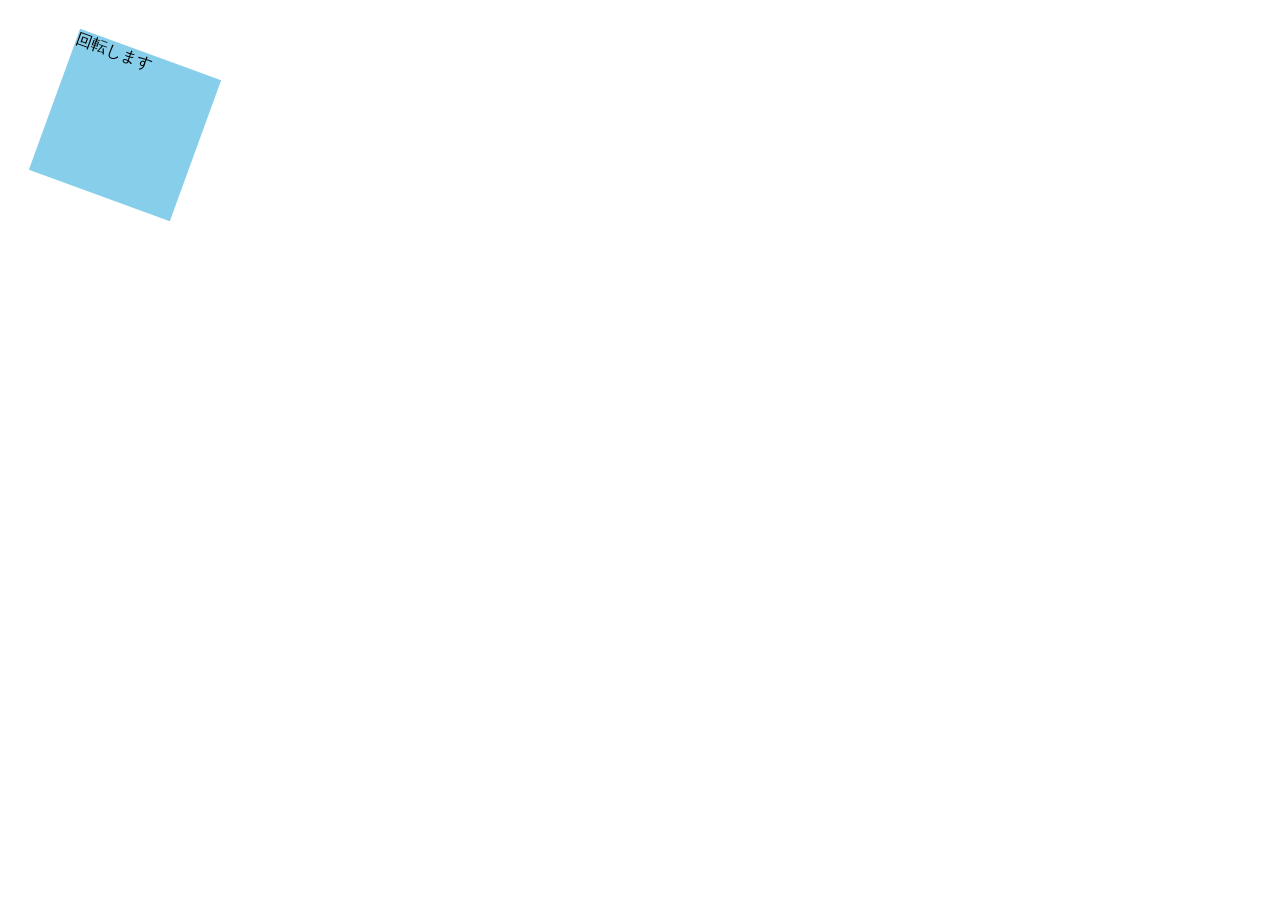
<file: kadai_mdn_css/mdn.html>
<!DOCTYPE html>
<html>

<head>
    <style>
        div {
            position: absolute;
            left: 50px;
            top: 50px;
            width: 150px;
            height: 150px;
            background-color: skyblue;
            transform: rotate(20deg);
        }
    </style>
</head>

<body>
    <div>
        回転します
    </div>

</body>

</html>
</file>
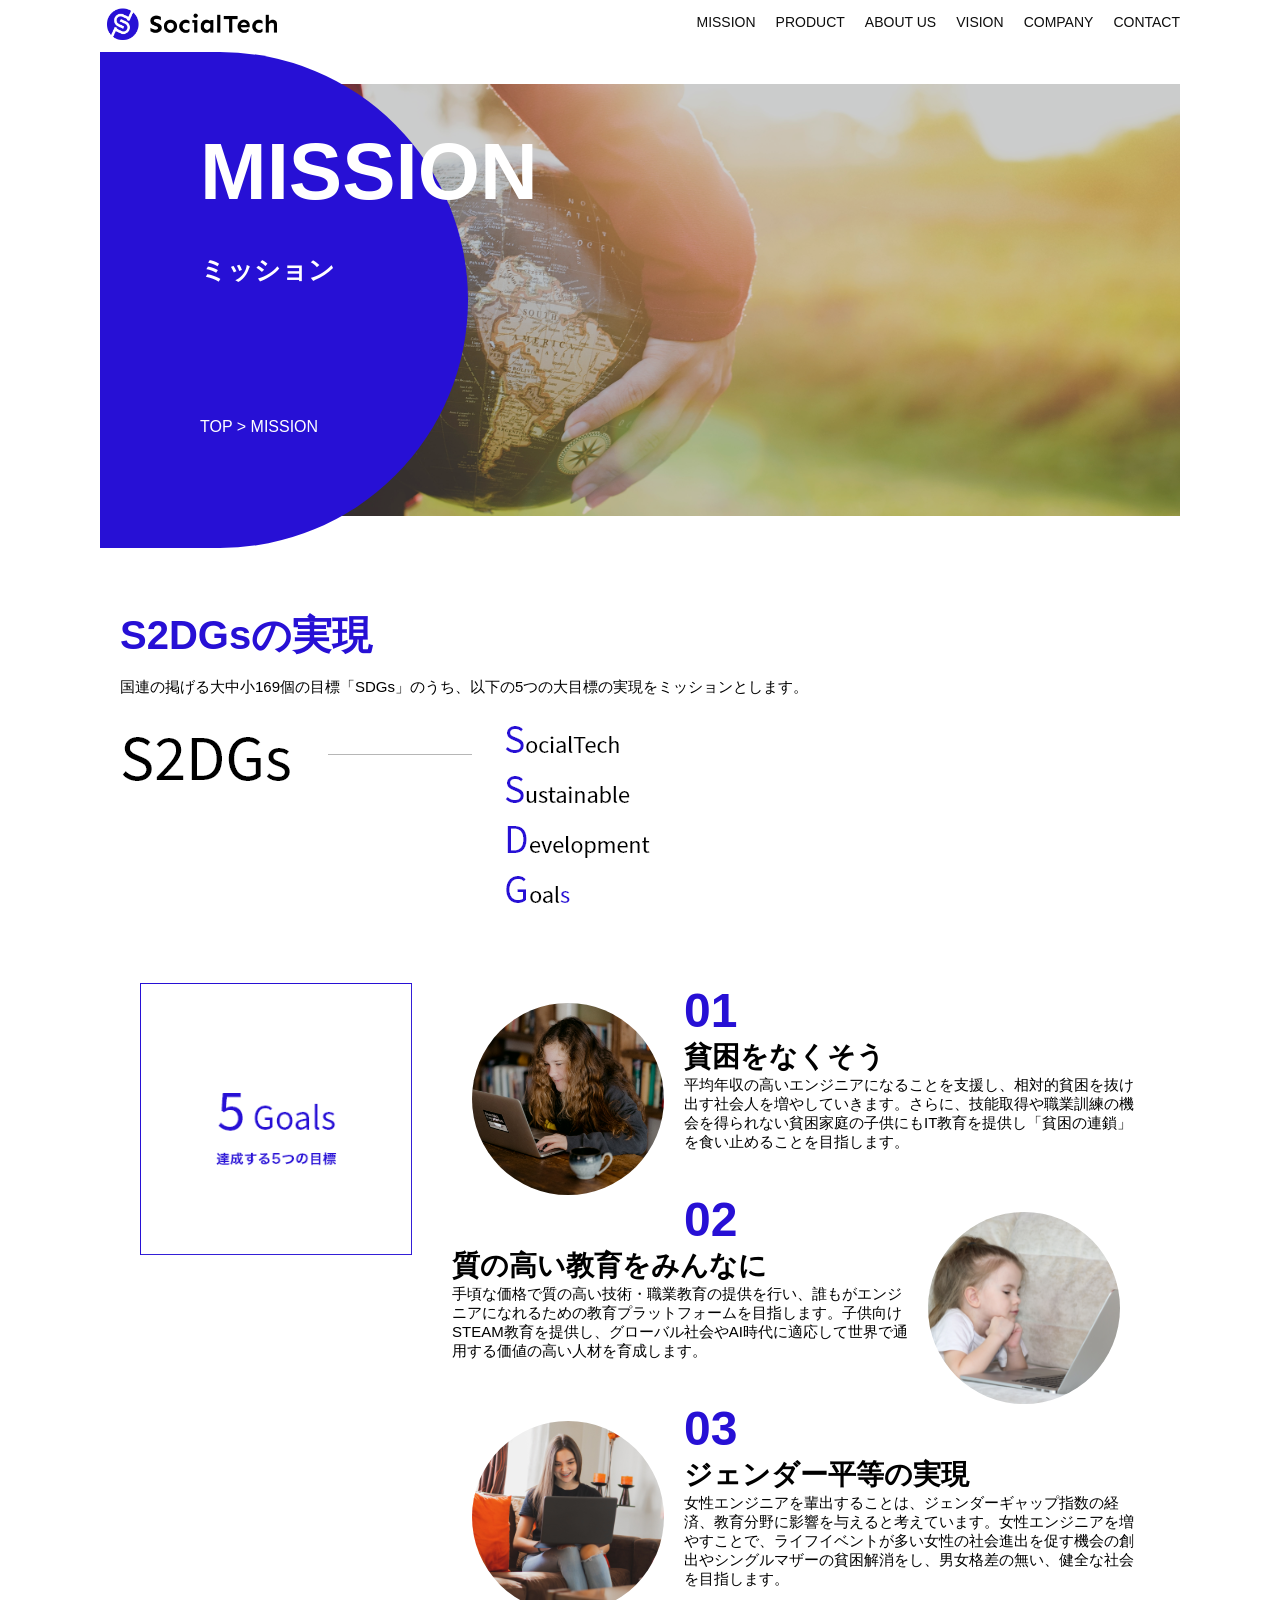
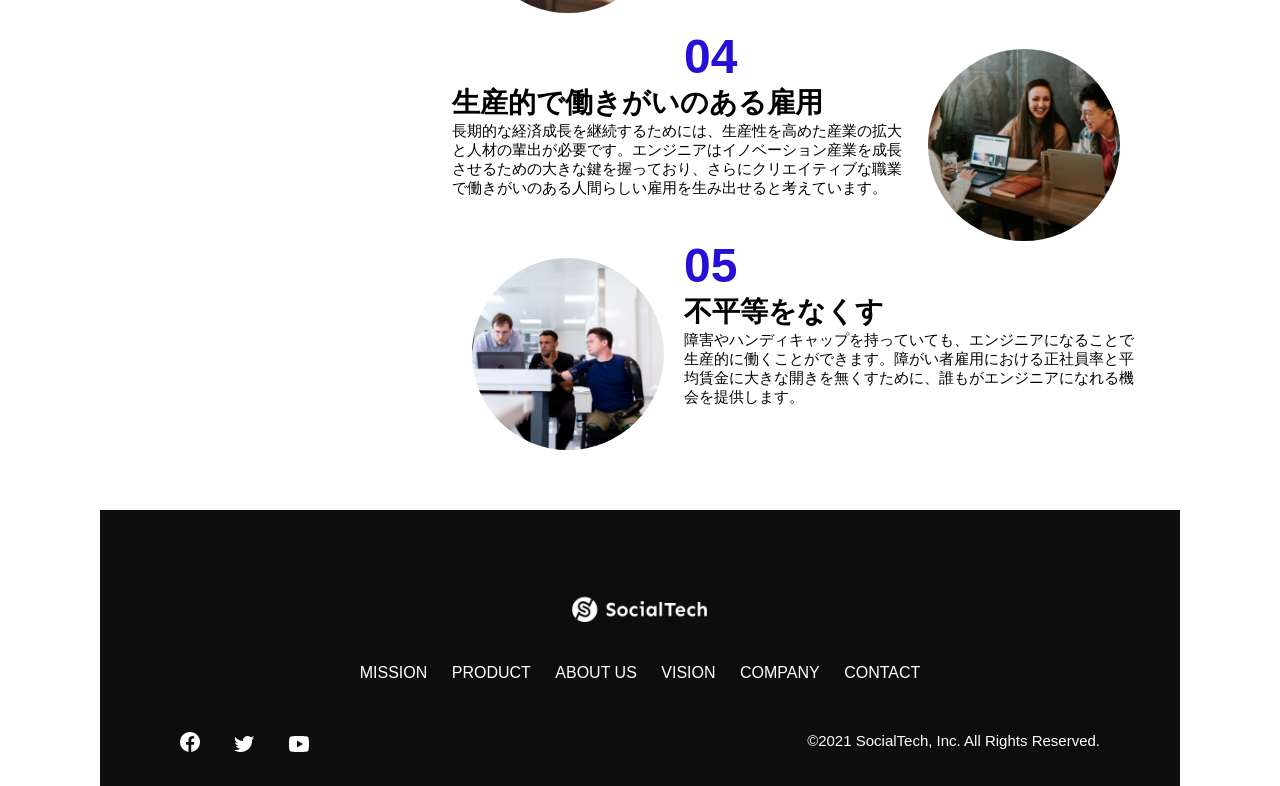
<file: kadai_tutorial_output/mission.html>
<!DOCTYPE html>
<html>
  <head>
    <title>SocialTech - MISSION ミッション -</title>
    <meta charset="utf-8">
    <meta name="description" content="SocialTechが目指す5つの目標（S2DGs）を紹介します">
    <meta name="viewport" content="width=device-width, initial-scale=1.0">
    <link rel="stylesheet" href="style.css">
  </head>

  <body>
    <!-- ヘッダー -->
    <header>
      <!-- ロゴ -->
      <a href="index.html" id="logo">
        <img src="images/logo.png" alt="トップページに戻る">
      </a>

      <!-- PC用ナビゲーション -->
      <nav id="nav-pc">
        <ul>
          <li><a href="mission.html">MISSION</a></li>
          <li><a href="product.html">PRODUCT</a></li>
          <li><a href="index.html#aboutus">ABOUT US</a></li>
          <li><a href="index.html#vision">VISION</a></li>
          <li><a href="index.html#company">COMPANY</a></li>
          <li><a href="index.html#contact">CONTACT</a></li>
        </ul>
      </nav>

      <!-- スマホ用メニューボタン -->
      <button id="menu-sp" onclick="document.getElementById('nav-sp').style.display = 'block'">
        <img src="images/button-menu.png" alt="ナビゲーションを開く">
      </button>

      <!-- スマホ用ナビゲーション -->
      <div id="nav-sp">
        <button id="close" onclick="document.getElementById('nav-sp').style.display = 'none'">
          <img src="images/button-close.png" alt="ナビゲーションを閉じる">
        </button>

        <nav>
          <ul>
            <li>
              <a id="logo-sp" href="index.html" onclick="document.getElementById('nav-sp').style.display = 'none'"><img src="images/logo-sp.png" alt="トップページに戻る"></a>
            </li>
            <li><a class="menu" href="mission.html" onclick="document.getElementById('nav-sp').style.display = 'none'">MISSION</a></li>
            <li><a class="menu" href="product.html" onclick="document.getElementById('nav-sp').style.display = 'none'">PRODUCT</a></li>
            <li><a class="menu" href="index.html#aboutus" onclick="document.getElementById('nav-sp').style.display = 'none'">ABOUT US</a></li>
            <li><a class="menu" href="index.html#vision" onclick="document.getElementById('nav-sp').style.display = 'none'">VISION</a></li>
            <li><a class="menu" href="index.html#company" onclick="document.getElementById('nav-sp').style.display = 'none'">COMPANY</a></li>
            <li><a class="menu" href="index.html#contact" onclick="document.getElementById('nav-sp').style.display = 'none'">CONTACT</a></li>
          </ul>
        </nav>
        <div id="sns">
          <a href="https://www.facebook.com/sejuku2013">
            <img src="images/button-facebook.png" alt="Facebookのリンク">
          </a>
          <a href="https://twitter.com/samuraijuku">
            <img src="images/button-twitter.png" alt="Twitterのリンク">
          </a>
          <a href="https://www.youtube.com/channel/UCCFOQO5aDK0xXam4cUQXT8g">
            <img src="images/button-youtube.png" alt="YouTubeのリンク">
          </a>
        </div>
      </div>
    </header>

    <main>
      <article>
        <section id="mission-main">
           <div class="mission-main-inner">
             <div id="mission-title">
               <h1>MISSION<br><span>ミッション</span></h1>
               <p>TOP > MISSION</p>
             </div>
           </div>
         </section>
         <section id="mission-s2dgs">
            <h2 class="mission-h2">S2DGsの実現</h2>
            <p>国連の掲げる大中小169個の目標「SDGs」のうち、以下の5つの大目標の実現をミッションとします。</p>
            <img src="images/mission/mission-s2dgs.png" alt="S2DGs">
          </section>
          <section id="mission-five-goals">
           <div class="five-goals-image">
             <img src="images/mission/mission-5goals.png" alt="5Goals">
           </div>
           <div class="five-goals-read">
             <div>
               <img class="fivegoals-image-left" src="images/mission/mission-5goals01.png" alt="PCを操作する女の子">
               <span class="fivegoals-number">01</span>
               <h3 class="fivegoals-h3">貧困をなくそう</h3>
               <p class="fivegoals-p">平均年収の高いエンジニアになることを支援し、相対的貧困を抜け出す社会人を増やしていきます。さらに、技能取得や職業訓練の機会を得られない貧困家庭の子供にもIT教育を提供し「貧困の連鎖」を食い止めることを目指します。</p>
             </div>
             <div>
               <img class="fivegoals-image-right" src="images/mission/mission-5goals02.png" alt="PCを見つめる小さい女の子">
               <span class="fivegoals-number">02</span>
               <h3 class="fivegoals-h3">質の高い教育をみんなに</h3>
               <p class="fivegoals-p">手頃な価格で質の高い技術・職業教育の提供を行い、誰もがエンジニアになれるための教育プラットフォームを目指します。子供向けSTEAM教育を提供し、グローバル社会やAI時代に適応して世界で通用する価値の高い人材を育成します。</p>
             </div>
             <div>
               <img class="fivegoals-image-left" src="images/mission/mission-5goals03.png" alt="PCを操作する女性">
               <span class="fivegoals-number">03</span>
               <h3 class="fivegoals-h3">ジェンダー平等の実現</h3>
               <p class="fivegoals-p">女性エンジニアを輩出することは、ジェンダーギャップ指数の経済、教育分野に影響を与えると考えています。女性エンジニアを増やすことで、ライフイベントが多い女性の社会進出を促す機会の創出やシングルマザーの貧困解消をし、男女格差の無い、健全な社会を目指します。</p>
             </div>
             <div>
               <img class="fivegoals-image-right" src="images/mission/mission-5goals04.png" alt="笑顔で話し合う3人の男女">
               <span class="fivegoals-number">04</span>
               <h3 class="fivegoals-h3">生産的で働きがいのある雇用</h3>
               <p class="fivegoals-p">長期的な経済成長を継続するためには、生産性を高めた産業の拡大と人材の輩出が必要です。エンジニアはイノベーション産業を成長させるための大きな鍵を握っており、さらにクリエイティブな職業で働きがいのある人間らしい雇用を生み出せると考えています。</p>
             </div>
             <div>
               <img class="fivegoals-image-left" src="images/mission/mission-5goals05.png" alt="障害を持つ男性が生き生きと働く様子">
               <span class="fivegoals-number">05</span>
               <h3 class="fivegoals-h3">不平等をなくす</h3>
               <p class="fivegoals-p">障害やハンディキャップを持っていても、エンジニアになることで生産的に働くことができます。障がい者雇用における正社員率と平均賃金に大きな開きを無くすために、誰もがエンジニアになれる機会を提供します。</p>
             </div>
           </div>
         </section>
      </article>
    </main>

    <footer>
      <div id="footer-logo">
        <img src="images/logo-sp.png" alt="SocialTech">
      </div>
      <div id="footer-link">
        <a href="mission.html">MISSION</a>
        <a href="product.html">PRODUCT</a>
        <a href="index.html#aboutus">ABOUT US</a>
        <a href="index.html#vision">VISION</a>
        <a href="index.html#company">COMPANY</a>
        <a href="index.html#contact">CONTACT</a>
      </div>
      <div id="sns-footer">
        <div class="sns-btns">
          <a href="https://www.facebook.com/sejuku2013"><img src="images/button-facebook.png" alt="Facebookのリンク"></a>
          <a href="https://twitter.com/samuraijuku"><img src="images/button-twitter.png" alt="Twitterのリンク"></a>
          <a href="https://www.youtube.com/channel/UCCFOQO5aDK0xXam4cUQXT8g"><img src="images/button-youtube.png" alt="YouTubeのリンク"></a>
        </div>
        <p id="copyright">&copy;2021 SocialTech, Inc. All Rights Reserved.</p>
      </div>
    </footer>

  </body>
</html>
</file>
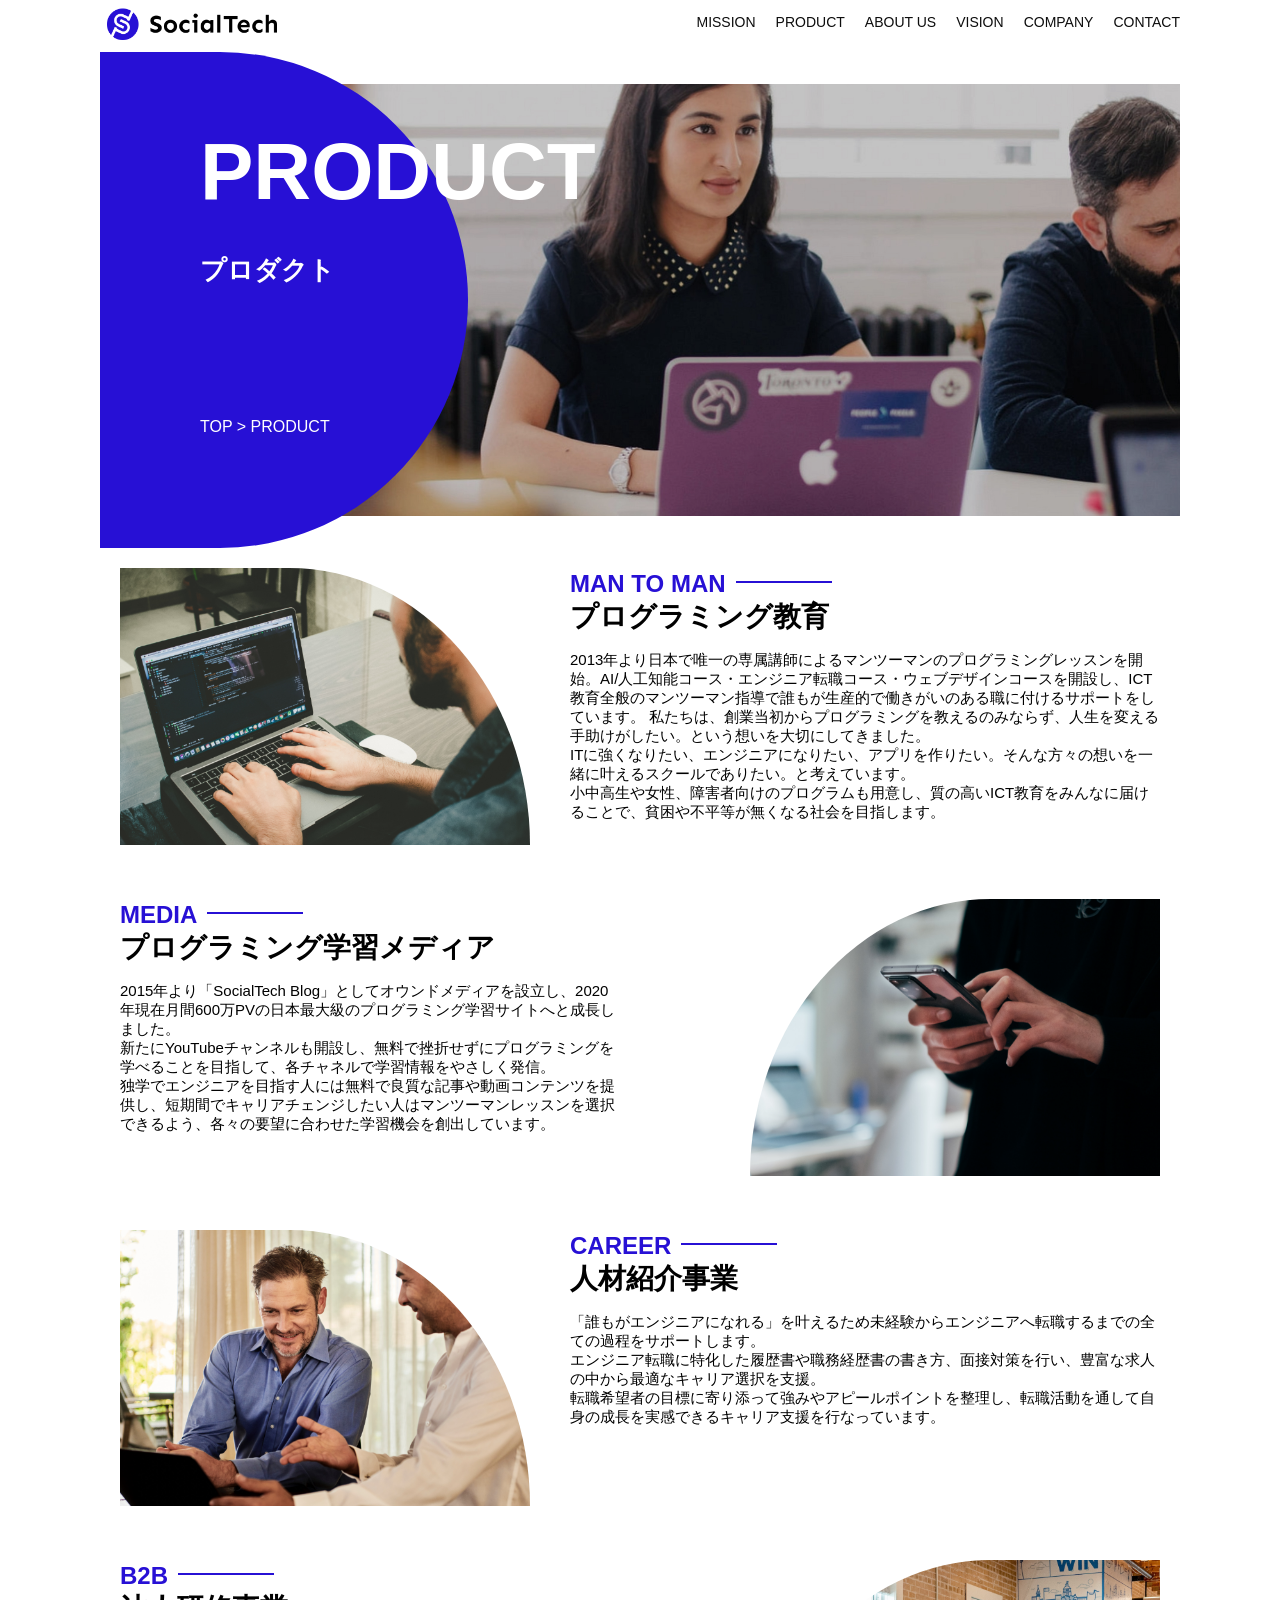
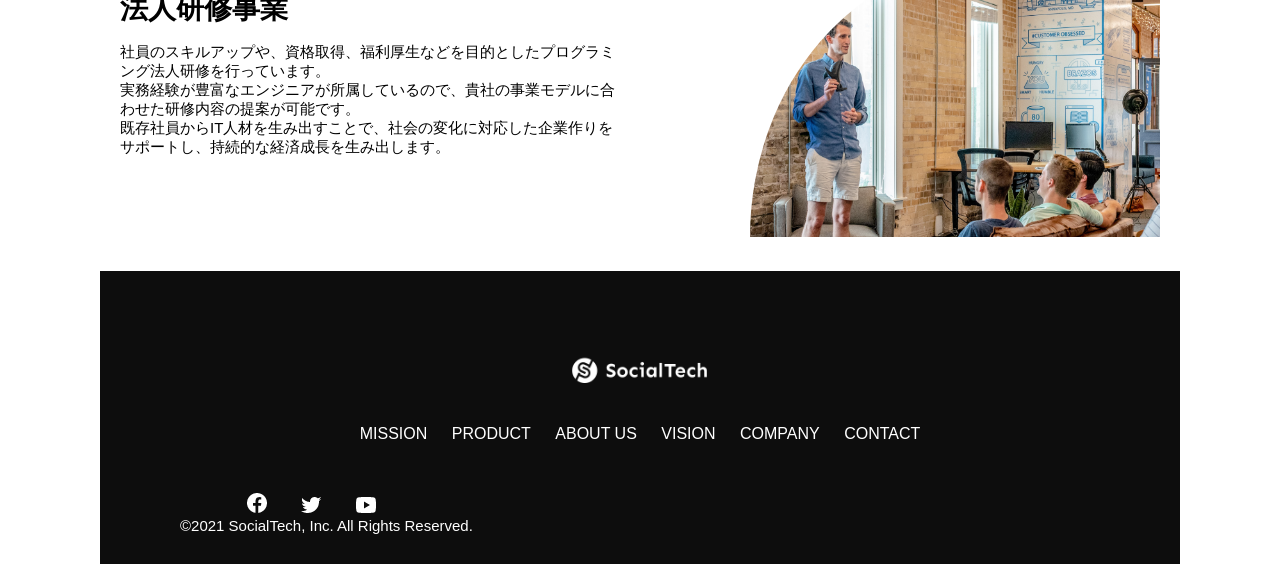
<file: kadai_tutorial_output/product.html>
<!DOCTYPE html>
<html>
  <head>
    <title>SocialTech -PRODUCT プロダクト-</title>
    <meta charset="utf-8">
    <meta name="description" content="SocialTechの4つのプロダクトを紹介します">
    <meta name="viewport" content="width=device-width, initial-scale=1.0">
    <link rel="stylesheet" href="style.css">
  </head>

  <body>
    <!-- ヘッダー -->
    <header>
      <!-- ロゴ -->
      <a href="index.html" id="logo">
        <img src="images/logo.png" alt="トップページに戻る">
      </a>

      <!-- PC用ナビゲーション -->
      <nav id="nav-pc">
        <ul>
          <li><a href="mission.html">MISSION</a></li>
          <li><a href="product.html">PRODUCT</a></li>
          <li><a href="index.html#aboutus">ABOUT US</a></li>
          <li><a href="index.html#vision">VISION</a></li>
          <li><a href="index.html#company">COMPANY</a></li>
          <li><a href="index.html#contact">CONTACT</a></li>
        </ul>
      </nav>

      <!-- スマホ用メニューボタン -->
      <button id="menu-sp" onclick="document.getElementById('nav-sp').style.display = 'block'">
        <img src="images/button-menu.png" alt="ナビゲーションを開く">
      </button>

      <!-- スマホ用ナビゲーション -->
      <div id="nav-sp">
        <button id="close" onclick="document.getElementById('nav-sp').style.display = 'none'">
          <img src="images/button-close.png" alt="ナビゲーションを閉じる">
        </button>

        <nav>
          <ul>
            <li>
              <a id="logo-sp" href="index.html" onclick="document.getElementById('nav-sp').style.display = 'none'"><img src="images/logo-sp.png" alt="トップページに戻る"></a>
            </li>
            <li><a class="menu" href="mission.html" onclick="document.getElementById('nav-sp').style.display = 'none'">MISSION</a></li>
            <li><a class="menu" href="product.html" onclick="document.getElementById('nav-sp').style.display = 'none'">PRODUCT</a></li>
            <li><a class="menu" href="index.html#aboutus" onclick="document.getElementById('nav-sp').style.display = 'none'">ABOUT US</a></li>
            <li><a class="menu" href="index.html#vision" onclick="document.getElementById('nav-sp').style.display = 'none'">VISION</a></li>
            <li><a class="menu" href="index.html#company" onclick="document.getElementById('nav-sp').style.display = 'none'">COMPANY</a></li>
            <li><a class="menu" href="index.html#contact" onclick="document.getElementById('nav-sp').style.display = 'none'">CONTACT</a></li>
          </ul>
        </nav>
        <div id="sns">
          <a href="https://www.facebook.com/sejuku2013">
            <img src="images/button-facebook.png" alt="Facebookのリンク">
          </a>
          <a href="https://twitter.com/samuraijuku">
            <img src="images/button-twitter.png" alt="Twitterのリンク">
          </a>
          <a href="https://www.youtube.com/channel/UCCFOQO5aDK0xXam4cUQXT8g">
            <img src="images/button-youtube.png" alt="YouTubeのリンク">
          </a>
        </div>
      </div>
    </header>

    <main>
      <article>
        <section id="product-main">
           <div class="product-main-inner">
             <div id="product-title">
               <h1>PRODUCT<br><span>プロダクト</span></h1>
               <p>TOP > PRODUCT</p>
             </div>
           </div>
         </section>
         <section class="product-section product-section-left">
           <div class="product-section-img">
             <img src="images/product/product-mantoman.png" alt="PCでコードを書く男性">
           </div>
           <div class="product-read">
             <h2 class="product-h2">MAN TO MAN</h2>
             <h3 class="product-h3">プログラミング教育</h3>
             <p>
               2013年より日本で唯一の専属講師によるマンツーマンのプログラミングレッスンを開始。AI/人工知能コース・エンジニア転職コース・ウェブデザインコースを開設し、ICT教育全般のマンツーマン指導で誰もが生産的で働きがいのある職に付けるサポートをしています。 私たちは、創業当初からプログラミングを教えるのみならず、人生を変える手助けがしたい。という想いを大切にしてきました。<br>ITに強くなりたい、エンジニアになりたい、アプリを作りたい。そんな方々の想いを一緒に叶えるスクールでありたい。と考えています。<br>小中高生や女性、障害者向けのプログラムも用意し、質の高いICT教育をみんなに届けることで、貧困や不平等が無くなる社会を目指します。
             </p>
           </div>
         </section>
 
         <section class="product-section product-section-right">
           <div class="product-read">
             <h2 class="product-h2">MEDIA</h2>
             <h3 class="product-h3">プログラミング学習メディア</h3>
             <p>2015年より「SocialTech Blog」としてオウンドメディアを設立し、2020年現在月間600万PVの日本最大級のプログラミング学習サイトへと成長しました。<br>新たにYouTubeチャンネルも開設し、無料で挫折せずにプログラミングを学べることを目指して、各チャネルで学習情報をやさしく発信。<br>独学でエンジニアを目指す人には無料で良質な記事や動画コンテンツを提供し、短期間でキャリアチェンジしたい人はマンツーマンレッスンを選択できるよう、各々の要望に合わせた学習機会を創出しています。</p>
           </div>
           <div class="product-section-img">
             <img src="images/product/product-media.png" alt="スマートフォンを操作する人">
           </div>
         </section>
 
         <section class="product-section product-section-left">
           <div class="product-section-img">
             <img src="images/product/product-career.png" alt="笑顔で話し合う2人の男性">
           </div>
           <div class="product-read">
             <h2 class="product-h2">CAREER</h2>
             <h3 class="product-h3">人材紹介事業</h3>
             <p>「誰もがエンジニアになれる」を叶えるため未経験からエンジニアへ転職するまでの全ての過程をサポートします。<br>エンジニア転職に特化した履歴書や職務経歴書の書き方、面接対策を行い、豊富な求人の中から最適なキャリア選択を支援。<br>転職希望者の目標に寄り添って強みやアピールポイントを整理し、転職活動を通して自身の成長を実感できるキャリア支援を行なっています。<br></p>
           </div>
         </section>
 
         <section class="product-section product-section-right">
           <div class="product-read">
             <h2 class="product-h2">B2B</h2>
             <h3 class="product-h3">法人研修事業</h3>
             <p>社員のスキルアップや、資格取得、福利厚生などを目的としたプログラミング法人研修を行っています。<br>実務経験が豊富なエンジニアが所属しているので、貴社の事業モデルに合わせた研修内容の提案が可能です。<br>既存社員からIT人材を生み出すことで、社会の変化に対応した企業作りをサポートし、持続的な経済成長を生み出します。</p>
           </div>
           <div class="product-section-img">
             <img src="images/product/product-b2b.png" alt="講演中の男性とそれを聴く人々">
           </div>
         </section>
      </article>
    </main>

    <footer>
      <div id="footer-logo">
        <img src="images/logo-sp.png" alt="SocialTech">
      </div>
      <div id="footer-link">
        <a href="mission.html">MISSION</a>
        <a href="product.html">PRODUCT</a>
        <a href="index.html#aboutus">ABOUT US</a>
        <a href="index.html#vision">VISION</a>
        <a href="index.html#company">COMPANY</a>
        <a href="index.html#contact">CONTACT</a>
      </div>
      <div id="sns-footer">
        <div class="sns-btns">
          <a href="https://www.facebook.com/sejuku2013"><img src="images/button-facebook.png" alt="Facebookのリンク"></a>
          <a href="https://twitter.com/samuraijuku"><img src="images/button-twitter.png" alt="Twitterのリンク"></a>
          <a href="https://www.youtube.com/channel/UCCFOQO5aDK0xXam4cUQXT8g"><img src="images/button-youtube.png" alt="YouTubeのリンク"></a>
        <p id="copyright">&copy;2021 SocialTech, Inc. All Rights Reserved.</p>
      </div>
    </footer>
    
  </body>
</html>
</file>
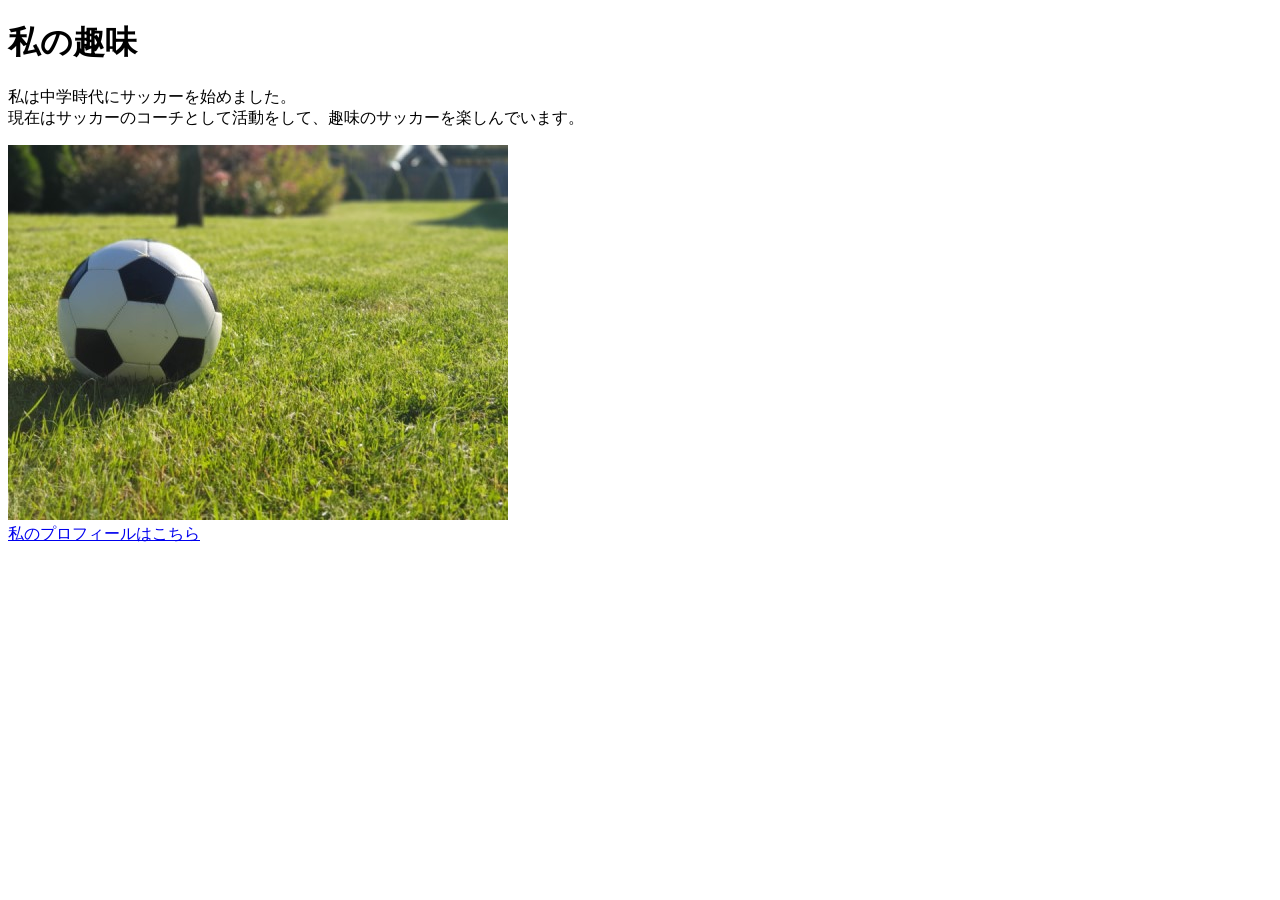
<file: kadai_005/html/kadai_005.html>
<!DOCTYPE html>
<html>
<head>
  <title>5章課題</title>
  <meta name="description" content="このページは5章の課題です。">
  <meta charset="UTF-8">
</head>
<body>
  <h1>私の趣味</h1>
  <p>私は中学時代にサッカーを始めました。<br>
    現在はサッカーのコーチとして活動をして、趣味のサッカーを楽しんでいます。
  </p>
  <img src="../images/sample.jpg" alt="サッカーボールの画像">
  <br>
  <a href="https://x.com/samuraijuku">私のプロフィールはこちら</a>
</body>
</html>
</file>
<file: kadai_013/style.css>
/* PC、スマホ共通スタイル */
body {
  font-family: "Source Sans Pro", "Hiragino Kaku Gothic ProN", Meiryo, Arial,
    sans-serif;
}

p {
  font-size: 15px;
}

#main-visual>img {
  width: 100%;
}

/*================
PC用のスタイル 
=================*/
@media screen and (min-width: 768px) {
  /* 横幅設定 */
  body {
    max-width: 1080px;
    min-width: 960px;
    margin: 0 auto 0 auto;
  }

  /* ヘッダー */
  header {
    display: flex;
    justify-content: space-between;
  }

  /* ナビゲーションのレイアウト */
  #nav-pc {
    text-align: right;
    font-size: 14px;
    padding-top: 15px;
  }

  /* ナビゲーションのリンクの装飾設定 */
  #nav-pc>a {
    text-decoration: none;
    margin-left: 20px;
  }

  #nav-pc>a:link {
    color: #0d0d0d;
  }

  #nav-pc>a:visited {
    color: #0d0d0d;
  }

  #nav-pc>a:hover {
    color: #0d0d0d;
    text-decoration: underline;
  }

  #nav-pc>a:active {
    color: #0d0d0d;
  }
}

/*スマホ用メニューを非表示*/
@media screen and (min-width: 768px) {

#menu-sp {
    display: none;
  }

  #nav-sp {
    display: none;
  }
}
/*================
スマホ用のスタイル
=================*/

@media screen and (max-width: 767px) {
  /* body */

  body {
    min-width: 375px;
    margin: 0;
  }
  /* PC用ナビゲーションを非表示 */
  #nav-pc {
    display: none;
  }
  /* ハンバーガーメニュー */
  #menu-sp {
    float:right;
    padding: 0;
  }
  /* スマホ用ナビゲーション */
  #nav-sp {
    background-color: #ce933e;
    position: absolute;
    left: 0;
    top: 0;
    height: 100%;
    width: 100%;
    display: none;
    z-index: 100;
  }
  /* リスト */
  #nav-sp ul {
    padding-left: 0;
  }
  #nav-sp li {
    list-style: none;
  }
  /* 閉じるボタン */
  #close {
    position: absolute;
    top: 20px;
    right: 20px;
  }
  /* スマホ用ロゴ */
  #logo-sp {
    margin: 80px 0 30px 20px;
  }
  /* ナビゲーションリンク */
  #nav-sp a {
    display: block;
  }
  #nav-sp a:link {
    color: #ffffff;
  }
  #nav-sp a:visited {
    color: #ffffff;
  }
  #nav-sp a:hover {
    color: #ffffff;
    text-decoration: underline;
  }
  #nav-sp a:active {
    color: #ffffff;
  }
  /* メニュー項目 */
  #nav-sp .menu {
    text-decoration: none;
    display: block;
    margin: 0 20px;
    height: 44px;
    font-size: 16px;
    background-image: url("images/arrow.png");
    background-repeat: no-repeat;
    background-position: right top;}
  }
</file>
<file: kadai_tutorial_output/style.css>
/* PC、スマホ共通スタイル */
* {
  box-sizing: border-box;
}

p {
  font-size: 15px;
}

body {
  font-family: "Source Sans Pro", "Hiragino Kaku Gothic ProN", Meiryo, Arial, sans-serif;
}
/* PC、スマホ共通スタイル */
body {
   max-width: 1080px;
   margin: 0 auto 0 auto;
    font-family: "Source Sans Pro", "Hiragino Kaku Gothic ProN", Meiryo, Arial, sans-serif;
 }
 
 /* ヘッダー */
 header {
   display: flex;
   justify-content: space-between;
 }
 /* ナビゲーションのレイアウト */
 #nav-pc {
   font-size: 14px;
 }
 
 #nav-pc ul {
   display: flex;
   padding-left: 0;
 }
 
 #nav-pc li {
   list-style: none;
 }
 
 /* ナビゲーションのリンクの装飾設定 */
 #nav-pc a {
   text-decoration: none;
   margin-left: 20px;
   color: #0d0d0d;
 }
 
 #nav-pc a:hover {
   text-decoration: underline;
 }
/* スマホ用ナビを非表示 */
  #nav-sp,
  #menu-sp {
    display: none;
  }

 /* メインビジュアル*/
 #main-visual {
   position: relative;
   height: 400px;
 }
 #main-message {
   position: absolute;
   top: 0;
   left: 0;
   background-color: #2710d5;
   color: #ffffff;
   border-radius: 0 0 476px 0;
   max-width: 620px;
   height: 100%;
   width: 100%;
   z-index: 11;
 }
 #main-message > h1 {
   font-size: 60px;
   margin: 100px 0 0 50px;
 }
 #main-message > p { 
   font-size: 28px;
   margin: 0 0 0 50px;
 }
 #main-visual > img {
   max-width: 620px;
   border-radius: 476px 0 0 0;
   position: absolute;
   top: 0;
   right: 0;
   z-index: 10;
 }
 /* 見出し */
 h2 {
   margin: 40px 0 0 0;
 }
 
 h2::after {
   content: url("images/line.png");
   margin-left: 10px;
 }
 
 h3 {
   font-size: 27px;
 }
 /* ミッション */
 #mission {
   margin: 80px auto 80px auto;
 }
 
 #mission-flex {
   display: flex;
 }
#mission-flex > div {
   width: 50%;
   margin: 20px;
 }
 
 #mission-photo {
   width: 100%;
 }
 
 #s2dgs {
   margin-top: 50px;
   width: 100%;
 }
  /* プロダクト */
 #product {
   background-color: #fafafa;
   margin: 80px 0 80px 0;
   padding: 10px 40px 0px 40px;
 }
 
 /* 外枠 */
 #product .product-flex {
   margin-top: 40px;
   display: flex;
 }
 
 /* 左のカラム */
 #product-left {
   width: 50%;
   margin-right: 20px;
 }
 
 /* 右のカラム */
 #product-right {
   width: 50%;
   margin-left: 20px;
   margin-top: 80px;
 }
 
 /* 画像＋説明の枠 */
 #product-left > div {
   position: relative;
   height: 480px;
   margin-right: 20px;
 }
 #product-right > div {
   position: relative;
   height: 480px;
   margin-left: 20px;
 }
 /* 画像 */
 .product-photo {
   width: 100%;
 }
 /* 説明文の枠 */
 .product-explain {
   background-color: #ffffff;
   position: absolute;
   left: 0;
   bottom: 50px;
   margin: 0 40px 0 40px;
   padding: 20px;
   box-shadow: 5px 5px 10px rgba(0, 0, 0, 0.05);
 }
 
 /* 説明文の英語 */
 .product-explain > span {
   color: #2710d5;
   font-weight: bold;
   font-size: 16px;
   margin: 0;
 }
 
 /* 説明文の見出し */
 .product-explain > h3 {
   margin: 5px 0 5px 0;
 }
 
 /* 説明文 */
 .product-explain > p {
   font-size: 14px;
   margin: 0;
 }
 
 /* もっと見るボタン */
 #product-more {
   text-align: center;
 }
 
 #product-more a {
   position: relative;
   bottom: -42px;
 }
 /* ABOUT US */
 #aboutus {
   margin: 80px auto 80px auto;
 }
 
 /* 3つの組織文化と画像を入れる枠 */
 #aboutus > div {
   display: flex;
 }
 /* 画像 */
 .culture-img {
   width: 50%;
   align-self: flex-start;
 }
 
 .culture-img2 {
   margin-top: 50px;
   width: 100%;
 }
 /* 3つの組織文化の表 */
 .culture-table {
   margin-right: 50px;
 }
 /* 番号 */
 .culture-num {
   font-size: 80px;
   color: #2710d5;
   padding: 0 20px 0 0;
 }

 /* 見出し */
 .culture-table th {
   text-align: left;
   font-size: 28px;
   font-weight: bold;
 }

 /* 組織文化英語 */
 .culture-en {
   color: #2710d5;
   font-size: 24px;
 }

 /* 説明文 */
 .culture-description {
   margin: 0;
 }
 /* ビジョン */
 #vision {
   margin: 80px auto 80px auto;
 }
 
 /* セクション内の外枠*/
 #vision > div {
   display: flex;
   justify-content: space-between;
   flex-wrap: wrap;
 }
 
 /*7つの行動指針の枠*/
 .vision-box {
   width: 300px;
   height: 300px;
   margin-bottom: 30px;
   position: relative;
 }
 .vision-box > img {
   width: 100%;
   position: relative;
   z-index: 30;
 }
 
 .vision-box > div {
   position: absolute;
   top: 0;
   left: 0;
   z-index: 31;
   margin-right: 20px;
 }
 
 .vision-box > div > h4 {
   color: #2710d5;
   font-size: 19px;
   margin: 80px 0 0 0;
 }
 
 .vision-box > div > h4::first-letter {
   font-size: 40px;
 }
 
 .vision-box > div > h5 {
   font-size: 20px;
   margin: 0 0 0 0;
 }
 
 .vision-box > div > p {
   margin: 10px 0 0 0;
 }
 /* 会社概要 */
 #company {
   margin: 80px auto 80px auto;
 }
 #company-table {
   width: 100%;
 }
 
 .tableheader {
   text-align: left;
   padding: 20px;
   border-bottom-color: #2710d5;
   border-bottom-width: 1px;
   border-bottom-style: solid;
   width: 100px;
 }
 
 .tableheader-first {
   border-top-color: #2710d5;
   border-top-width: 1px;
   border-top-style: solid;
 }
 
 .cell {
   padding: 30px;
   border-bottom-color: #ececec;
   border-bottom-width: 1px;
   border-bottom-style: solid;
 }
 
 .cell-first {
   border-top-color: #ececec;
   border-top-width: 1px;
   border-top-style: solid;
 }
 #company > iframe {
   width: 100%;
   height: 368px;
   margin-top: 40px;
 }
 /* お問い合わせ */
 #contact {
   margin: 80px auto 80px auto;
 }
 
 /* 外枠 */
 #contact > form > div {
   display: flex;
   flex-direction: row;
   flex-wrap: wrap;
   padding-bottom: 30px;
 }
  /* 左列の見出し */
 .contact-heading {
   width: 240px;
   align-self: center;
 }
 /* 見出しのラベル */
 .contact-label {
   font-weight: bold;
 }
 /* 必須 */
 .contact-span {
   color: #ce2222;
   margin: 0 0 0 20px;
   font-weight: bold;
 }
 /* テキストボックス */
 .contact-textbox {
   border-top: 0px;
   border-left: 0px;
   border-right: 0px;
   border-bottom-width: 1px;
   border-bottom-color: #707070;
   border-style: solid;
   background-color: #fafafa;
   width: 400px;
   height: 56px;
 }
 
 /* お問い合わせ内容のテキストエリア */
 .contact-textarea {
   border-top: 0px;
   border-left: 0px;
   border-right: 0px;
   border-bottom-width: 1px;
   border-bottom-color: #707070;
   background-color: #fafafa;
   width: 400px;
   height: 200px;
 }
 /* 個人情報の取り扱い */
 #contact dt {
   font-weight: bold;
 }
 
 #contact dd {
   margin: 0 0 16px 0;
 }
 
 #contact dd p {
   margin: 0;
 }
 
 #contact dd ul {
   padding-left: 0;
 }
 
 #contact dd li {
   margin-bottom: 0;
   list-style: none;
 }
 
 /* フッター */
 footer {
   background-color: #0d0d0d;
   text-align: center;
   padding: 80px 80px 30px 80px;
 }
 
 #footer-logo {
   margin-bottom: 30px;
 }
 #footer-link {
   margin-bottom: 50px;
 }
 
 #footer-link > a {
   text-decoration: none;
   margin: 10px;
   color: #ffffff;
 }
 
 #footer-link > a:hover {
   text-decoration: underline;
 }
 #sns-footer {
   display: flex;
   justify-content: space-between;
 }
 
 #sns-footer a {
   margin-right: 30px;
 }
 
 #copyright {
   color: #ffffff;
   margin: 0;
}
/* mission.html用スタイル */
 /* ミッションのメインビジュアル */
 .mission-main-inner {
   background-image: url("images/mission/mission-main.png");
   background-repeat: no-repeat;
   background-position-y: center;
 }
 
 #mission-title {
   background-color: #2710d5;
   width: 368px;
   color: #ffffff;
   height: 496px;
   border-radius: 0 248px 248px 0;
   position: relative;
 }
 
 #mission-title h1 {
   position: absolute;
   top: 0;
   left: 100px;
   font-size: 80px;
   line-height: 1;
 }
 
 #mission-title h1 span {
   font-size: 26px;
 }
 
 #mission-title > p {
   position: absolute;
   top: 350px;
   left: 100px;
   font-size: 16px;
 }
 /* ミッションページ　S2DGSの設定 */
 #mission-s2dgs {
   padding: 20px;
 }
 
 .mission-h2 {
   color: #2710d5;
   font-size: 40px;
 }
 
 .mission-h2::after {
   content: none;
 }
/* ミッションページ　5つのゴールの設定 */
 #mission-five-goals {
   padding: 20px;
   display: flex;
 }
 
 #mission-five-goals .five-goals-image {
   width: 30%;
   padding: 20px;
 }
 
 #mission-five-goals .five-goals-image img {
   width: 100%;
 }
 
 #mission-five-goals .five-goals-read {
   width: 70%;
   padding: 20px;
 }
 
 #mission-five-goals .five-goals-read > div {
   margin-bottom: 40px;
 }
 
 .fivegoals-image-right {
   float: right;
   margin: 20px;
 }
 
 .fivegoals-image-left {
   float: left;
   margin: 20px;
 }
 
 .fivegoals-number {
   color: #2710d5;
   font-size: 48px;
   font-weight: bold;
   margin: 0;
 }
 
 .fivegoals-h3 {
   font-size: 28px;
   margin: 0;
 }
 
 .fivegoals-p {
   margin: 0;
 }
 /* プロダクトページ */
 .product-main-inner {
   background-image: url("images/product/product-main.png");
   background-repeat: no-repeat;
   background-position-y: center;
 }
 
 #product-title {
   background-color: #2710d5;
   width: 368px;
   color: #ffffff;
   height: 496px;
   border-radius: 0 248px 248px 0;
   position: relative;
 }
 
 #product-title h1 {
   position: absolute;
   top: 0;
   left: 100px;
   font-size: 80px;
   line-height: 1;
 }
 
 #product-title h1 span {
   font-size: 26px;
 }
 
 #product-title > p {
   position: absolute;
   top: 350px;
   left: 100px;
   font-size: 16px;
 }
 /* セクション */
 .product-section {
   display: flex;
   padding: 20px 20px 0;
 }
 
 .product-section .product-section-img {
   width: 450px;
 }
 
 /* 左が画像のセクション*/
 .product-section-left .product-section-img img {
   width: 100%;
   padding: 0 40px 30px 0;
   border-radius: 0 432px 0 0;
 }
 
 .product-section-left .product-read {
   width: 50%;
   flex-grow: 1;
 }
 
 .product-section-left .product-read p {
   margin-bottom: 0;
 }
 
 /* 右が画像のセクション*/
 .product-section-right {
   justify-content: space-between;
 }
 
 .product-section-right .product-section-img img {
   width: 100%;
   padding: 0 0 30px 40px;
   border-radius: 432px 0 0 0;
 }
 
 .product-section-right .product-read {
   width: 500px;
 }
 
 .product-h2 {
   color: #2710d5;
   font-size: 24px;
   margin: 0;
 }
 
 .product-h3 {
   font-size: 28px;
   margin: 0;
 }

/*====================
  スマートフォン用のスタイル
 =====================*/
 @media screen and (max-width: 767px) {
   /* PC用ナビゲーション非表示 */
   #nav-pc {
     display: none;
   }
 
   /* ハンバーガーメニュー */
   #menu-sp {
     display: block;
     background-color: transparent;
     float: right;
     padding: 0;
     border: none;
   }
 
   /* スマホ用ナビゲーションの表示切替*/
   /* 初期状態、レイアウトと非表示設定 */
   #nav-sp {
     background-color: #2710d5;
     position: fixed;
     left: 0;
     top: 0;
     height: 100%;
     width: 100%;
     display: none;
     z-index: 100;
   }
   /* ×ボタン */
   #close {
     position: absolute;
     top: 20px;
     right: 20px;
     background-color: transparent;
     border: none;
   }
 
   #nav-sp nav ul {
     padding-left: 0;
   }
 
   #nav-sp nav li {
     list-style: none;
   }
 
   /* ナビゲーションメニュー用ロゴ */
   #logo-sp {
     margin: 80px 0 30px 20px;
   } 
    /* ナビゲーションのリンクの装飾設定 */
  #nav-sp nav a {
    display: block;
    color: #ffffff;
  }
 
  #nav-sp nav a:hover {
     text-decoration: underline;
   }
 
   #nav-sp .menu {
     text-decoration: none;
     margin: 0 20px 0 20px;
     height: 44px;
     font-size: 16px;
     background-image: url("images/arrow.png");
     background-repeat: no-repeat;
     background-position: right top;
   }
   #sns {
    position: absolute;
    bottom: 20px;
    left: 20px;
  }

  #sns > a {
    margin-right: 30px;
  }
  /* メインビジュアル */
   #main-visual {
     position: relative;
     height: 470px;
   }
 
   #main-visual > div {
     text-align: center;
     height: 280px;
   }
 
   #main-visual h1 {
     font-size: 28px;
     margin: 90px 0 0 0;
   }
 
   #main-visual > div > p {
     margin: 0;
     font-size: 15px;
   }
 
   #main-visual > img {
     width: 100%;
     border-radius: 476px 0 0 0;
     top: auto;
     bottom: 0;
   }
   /*見出し*/
   h2 {
     margin: 15px 0 15px 0;
   }
   
   h3 {
     font-size: 24px;
     margin: 10px 0 0 0;
   }
   /* ミッション */
   #mission {
     margin: 20px 0 20px 0;
     padding: 0 20px 0 20px;
   }
 
   #mission-flex {
     flex-direction: column;
   }
 
   #mission-flex > div {
   width: 100%;
   margin: 0;
 }
 /* プロダクト */
    #product {
      margin: 0;
      padding: 10px 20px 0 20px;
    }
  
    /* 外枠 */
    #product .product-flex {
      flex-direction: column;
      margin-top: 0;
    }
  
    /* 左右のカラム　スマホでは縦並び */
    #product-left,
    #product-right {
      width: 100%;
      margin: 0;
    }
    /*  画像＋説明の枠 */
   #product-left > div,
   #product-right > div {
     height: auto;
     margin: 0;
   }
 
   /* 説明文の枠 */
   .product-explain {
     position: relative;
     margin: 0;
   }
 
   .product-explain > h3 {
     margin: 10px 0 10px 0;
     font-size: 24px;
   }
 
  /* もっと見るボタン */
    #product-more {
      text-align: left;
    }
    /* ABOUT US */
   #aboutus {
     margin: 80px 20px 80px 20px;
   }
 
   #aboutus > div {
     flex-direction: column;
  }
 
   .culture-table th {
     font-size: 16px;
   }
 
   .culture-table {
     margin-right: 0;
     padding-right: 20px;
     order: 2;
   }
 
   .culture-img {
     width: 100%;
     order: 1;
   }
 
   .culture-img2 {
     margin-top: 0;
   }
 
   .culture-num {
     padding: 0;
   }
 
   .culture-description {
     margin: 0;
   }
   /* ビジョン */
   #vision {
     margin: 80px 20px 80px 20px;
   }
 
   .vision-box > img {
     position: absolute;
     top: 0;
     left: 0;
   }
 
   .vision-box > div > h4 {
     margin: 60px 0 0 0;
   }
   /*会社概要*/
   #company {
     margin: 0 20px 0 20px;
   }
 
   #company > h3 {
     margin-bottom: 20px;
   }

  .tableheader {
     width: 50px;
   }
 
   .cell {
     padding: 20px;
   }
 
   #company > iframe {
     height: 240px;
   }
   /* お問い合わせ */
   #contact {
     margin: 80px 20px 80px 20px;
   }
 
   #contact > h3 {
     margin-bottom: 20px;
   }
 
   #contact > form > div {
     flex-direction: column;
     margin-bottom: 20px;
   }
 
   .contact-heading {
     align-self: auto;
     margin-bottom: 20px;
   }

  .contact-textbox {
     min-width: 300px;
     width: 100%;
   }
 
   .contact-textarea {
     height: 150px;
     width: 100%;
   }
 
   .radiobutton {
     margin-bottom: 20px;
   }
   /* フッター */
   footer {
     padding: 30px 20px 50px 20px;
     text-align: left;
   }
 
   #footer-link > a {
     margin: 0 20px 30px 0;
     display: block;
     background-image: url("images/arrow.png");
     background-repeat: no-repeat;
     background-position: right top;
   }
 
   #footer-link > a:hover {
     text-decoration: underline;
   }
 
   #sns-footer {
     flex-direction: column;
     justify-content: flex-start;
   }
 
   #copyright {
     font-size: 12px;
     margin-top: 30px;
   }
   /* mission.html用スタイル */
   /* ミッションのメインビジュアル */
   #mission-main {
     height: 256px;
     margin-top: 4%;
     position: relative;
   }
 
   .mission-main-inner {
     height: 80%;
     background-size: cover;
   }
 
   #mission-title {
     width: 136px;
     height: 256px;
     position: absolute;
     top: -10%;
   }
 
   #mission-title h1 {
     left: 20px;
     font-size: 40px;
   }
 
   #mission-title h1 span {
     font-size: 18px;
   }
 
   #mission-title > p {
     top: 180px;
     left: 20px;
     font-size: 13px;
   }
   /* ミッションページ　S2DGSの設定 */
    .mission-h2 {
      font-size: 38px;
      margin: 0px;
    }
  
    .mission-h2::after {
      content: none;
    }
  
    #mission-s2dgs > img {
      width: 100%;
    }
    /* ミッションページ　5つのゴールの設定 */
   #mission-five-goals {
     flex-direction: column;
   }
 
   #mission-five-goals > div {
     padding: 0;
   }
 
   #mission-five-goals .five-goals-image,
   #mission-five-goals .five-goals-read {
     width: 100%;
     padding: 0;
   }
 
   #mission-five-goals .five-goals-read > div {
     display: flex;
     flex-direction: column;
   }
 
   .fivegoals-image-right,
   .fivegoals-image-left {
     align-self: center;
   }
/* プロダクトページ */
   #product-main {
     height: 256px;
     margin-top: 4%;
     position: relative;
   }
 
   .product-main-inner {
     height: 80%;
     background-size: cover;
   }
 
   #product-title {
     width: 136px;
     height: 256px;
     position: absolute;
     top: -10%;
   }
   
   #product-title h1 {
     left: 20px;
     font-size: 40px;
   }
 
   #product-title h1 span {
     font-size: 18px;
   }
 
   #product-title > p {
     top: 180px;
     left: 20px;
     font-size: 13px;
   }
   /* セクション */
   .product-section {
     flex-direction: column;
   }
 
   .product-section .product-section-img {
     width: 100%;
   }
   
   .product-section .product-section-img img {
     width: 100%;
     padding: 0;
   }
 
   /* 左が画像のセクション*/
   .product-section-left .product-section-img img {
     border-radius: 0 300px 0 0;
   }
 
   .product-section-left .product-read {
     width: 100%;
     flex-grow: 1;
   }
 
   /* 右が画像のセクション*/
   .product-section-right .product-section-img img {
     order: 1;
     border-radius: 300px 0 0 0;
   }
 
   .product-section-right .product-read {
     order: 2;
     width: 100%;
   }

   }
</file>
<file: kadai022/style.css>
h1,
p,
body{
  margin: 0;
}
p{
  font-size: 20px;
}
body{
  font-size: 20px;
}
header{
  padding-bottom: 20px;
  background-color: rgb(244,79,79);
  text-align: center;
}
h1{
  color: rgb(255, 255, 255);
}
main{
  margin: 10px;
}
#parent{
  display: flex;
  justify-content: space-between;
}
.contents{
  border: 3px solid rgb(238, 204, 204);
  flex-basis: 25%;
  padding: 10px 15px;
  margin: 20px 0;
text-align: center;
}
h2{
  font-size: 25px;
  border-bottom: 3px botted rgb(236, 122, 122);
}
h2::before{
  content: "●";
  color: rgb(239, 111,139);
}
.contents:nth-child(2) p:nth-of-type(2)::first-letter{
  font-weight: bold;
  color: rgb(97, 206,249);
}
.contents img{
  margin:10px 0;
  width:70%;
}
footer{background-color: rgb(244, 79, 79); 
  text-align: center;
}
footer a{
  color: rgb(255, 255, 255);
}
footer a:visited{
  color: rgb(193,234,251)
}
footer a:hover{
  color: rgb(245, 178, 168);
}
@media screen and (max-width: 768px){
  h2{
    font-size: 30px;
  }
  p{
    font-size: 25px;
  } 
  #parent{
    flex-direction: column;
  }
</file>
<file: kadai_015/style.css>
body{
  font-family: "Arial", "Meiryo", "sans-serif";
  text-align:center ;
}
html{
  font-size: 20px;
}
.blue {
  color:skyblue ;
}
.pink {
  color:rgb(255, 192, 203);
}
h1{
  font-family: "Josefin Sans", "sans-serif";
  font-size: 2rem;
  letter-spacing:1.2em;
  text-shadow:2px 2px 4px gray;
  border-bottom:3px solid rgb(115,115,114);
}
#basic p{
  font-weight:bold;
}
</file>
